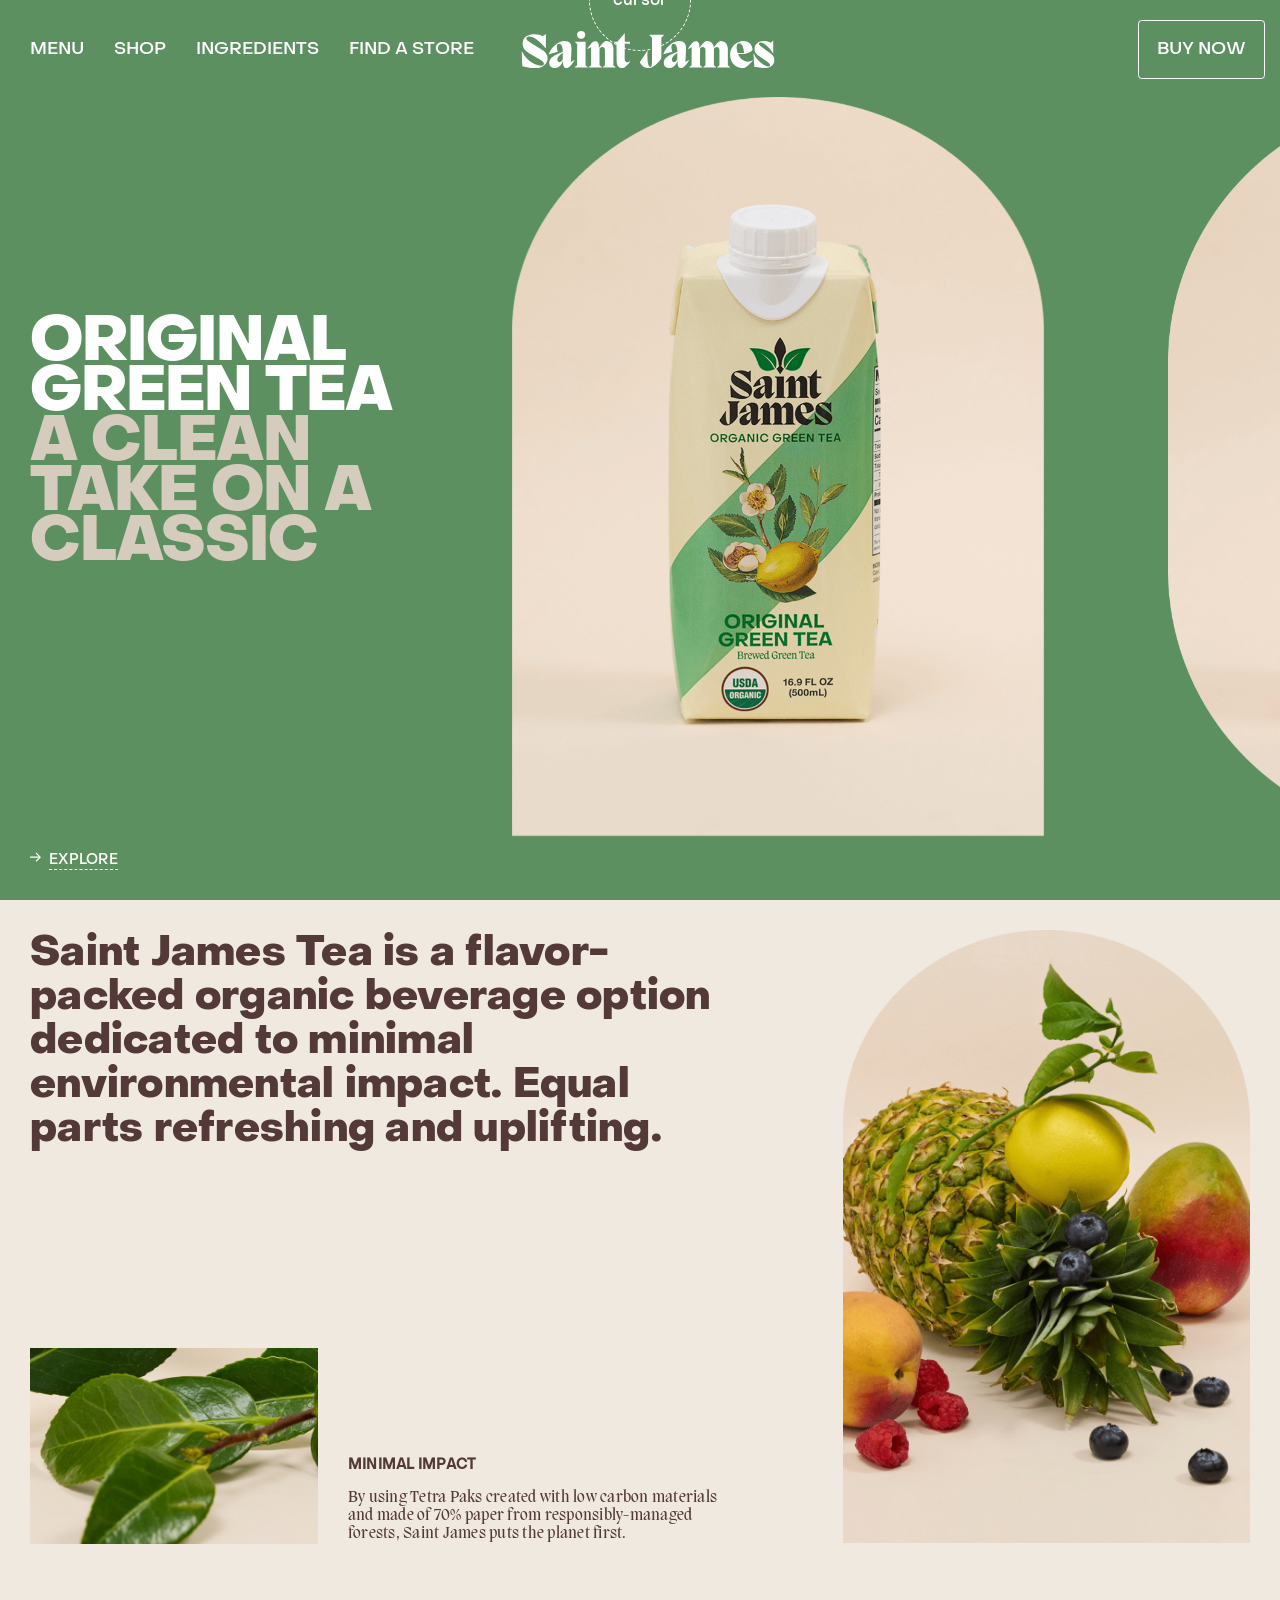
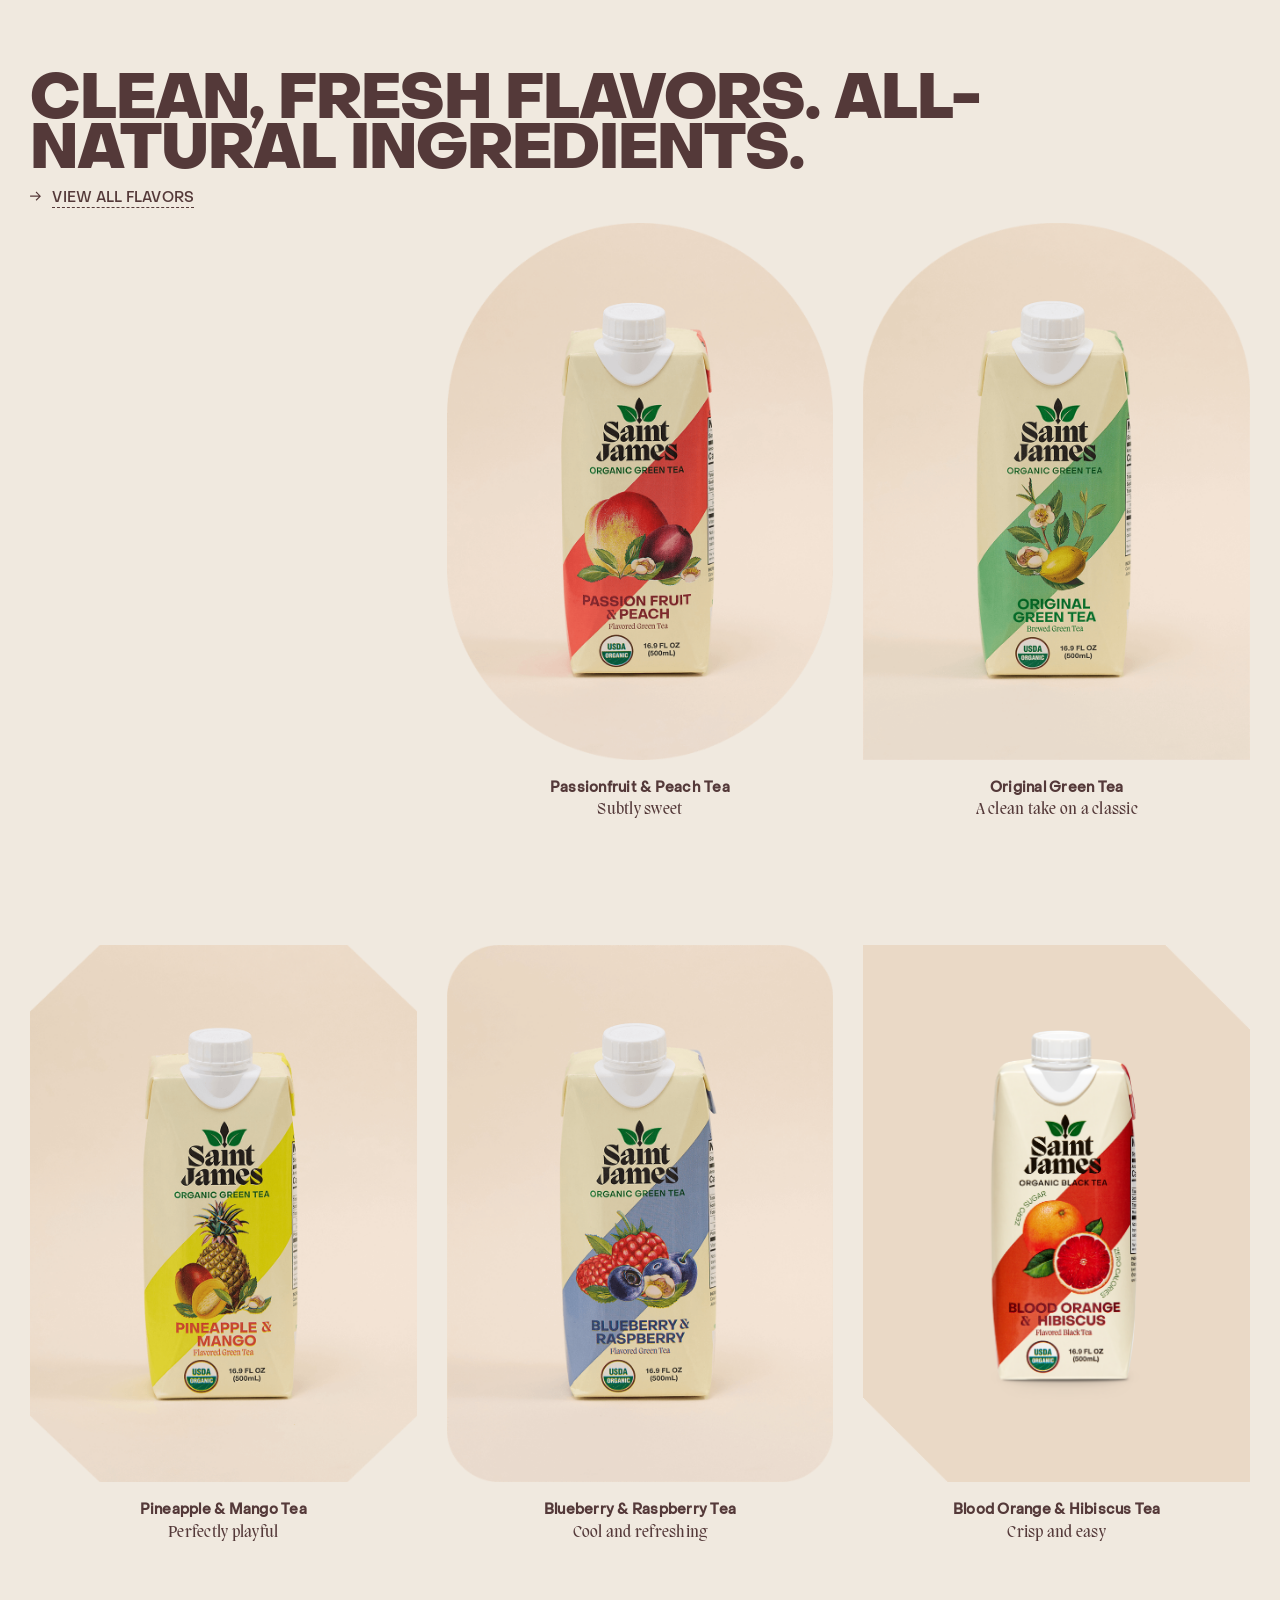
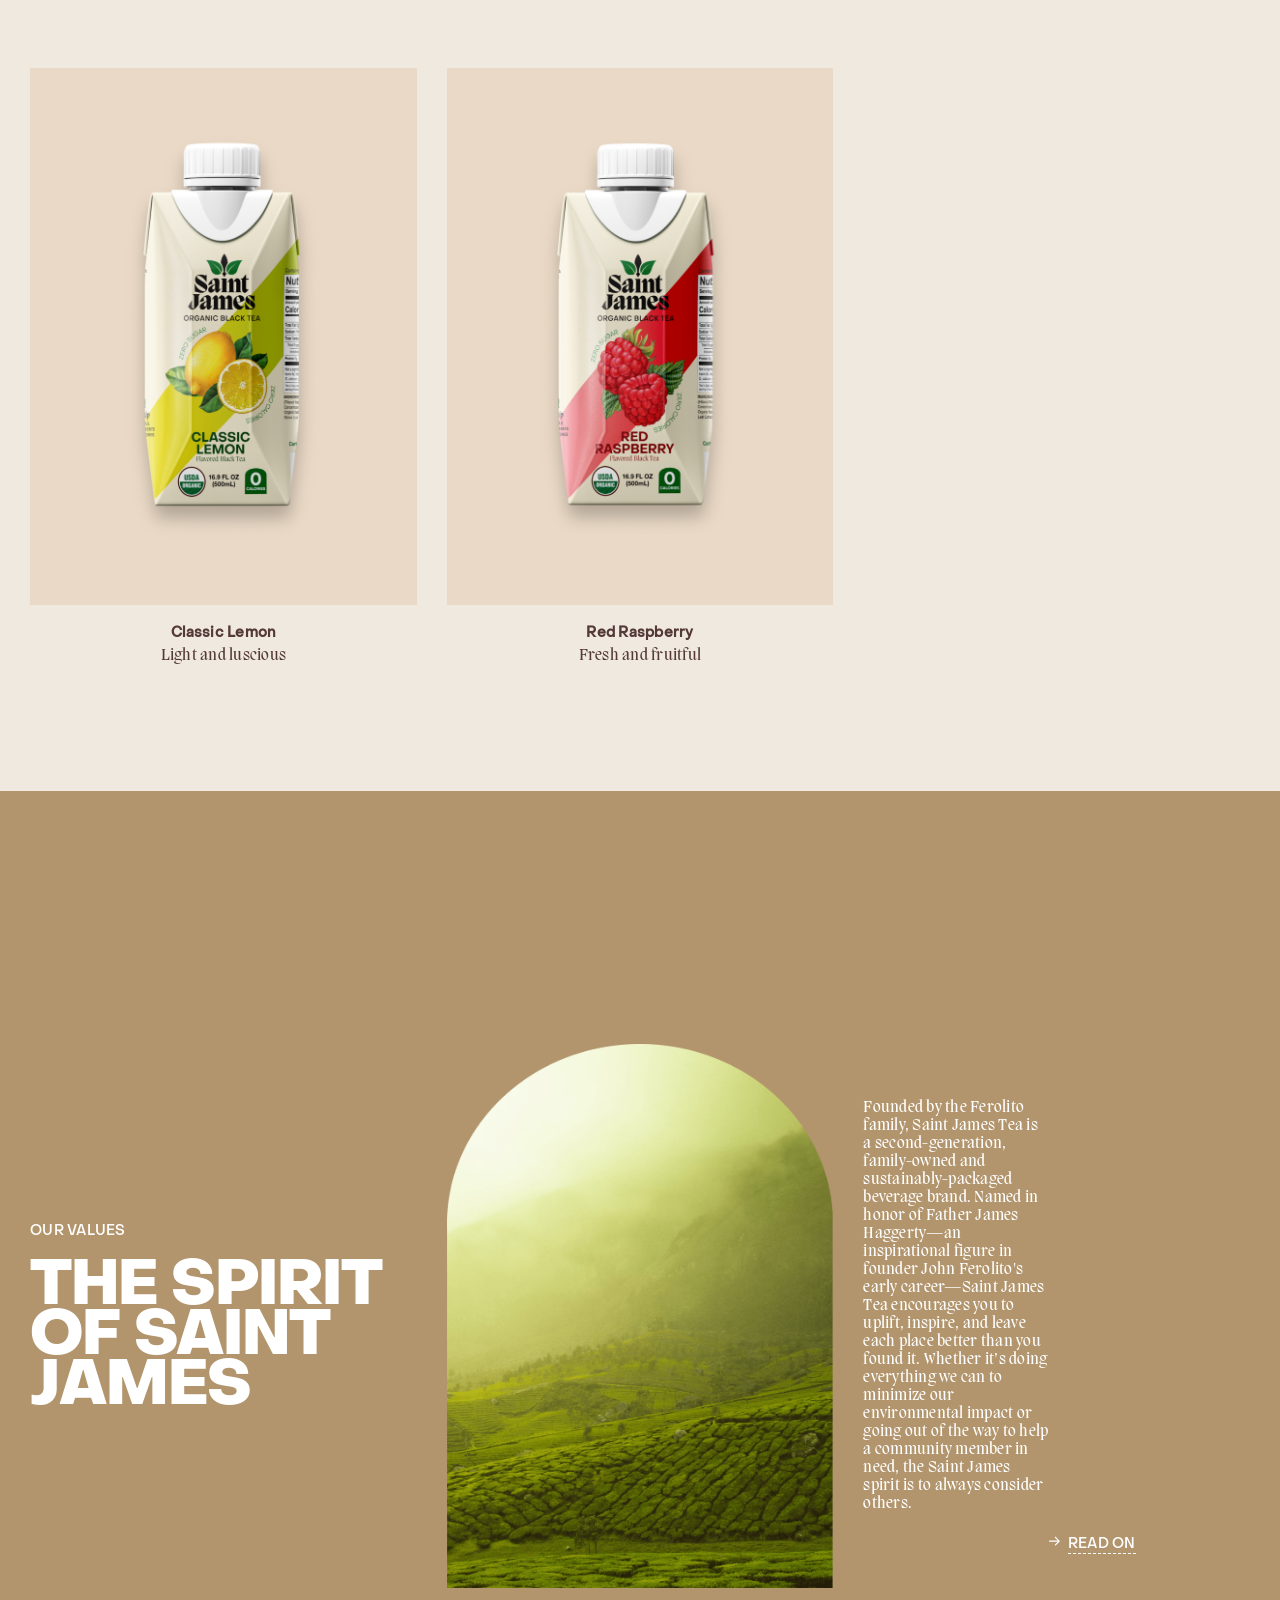
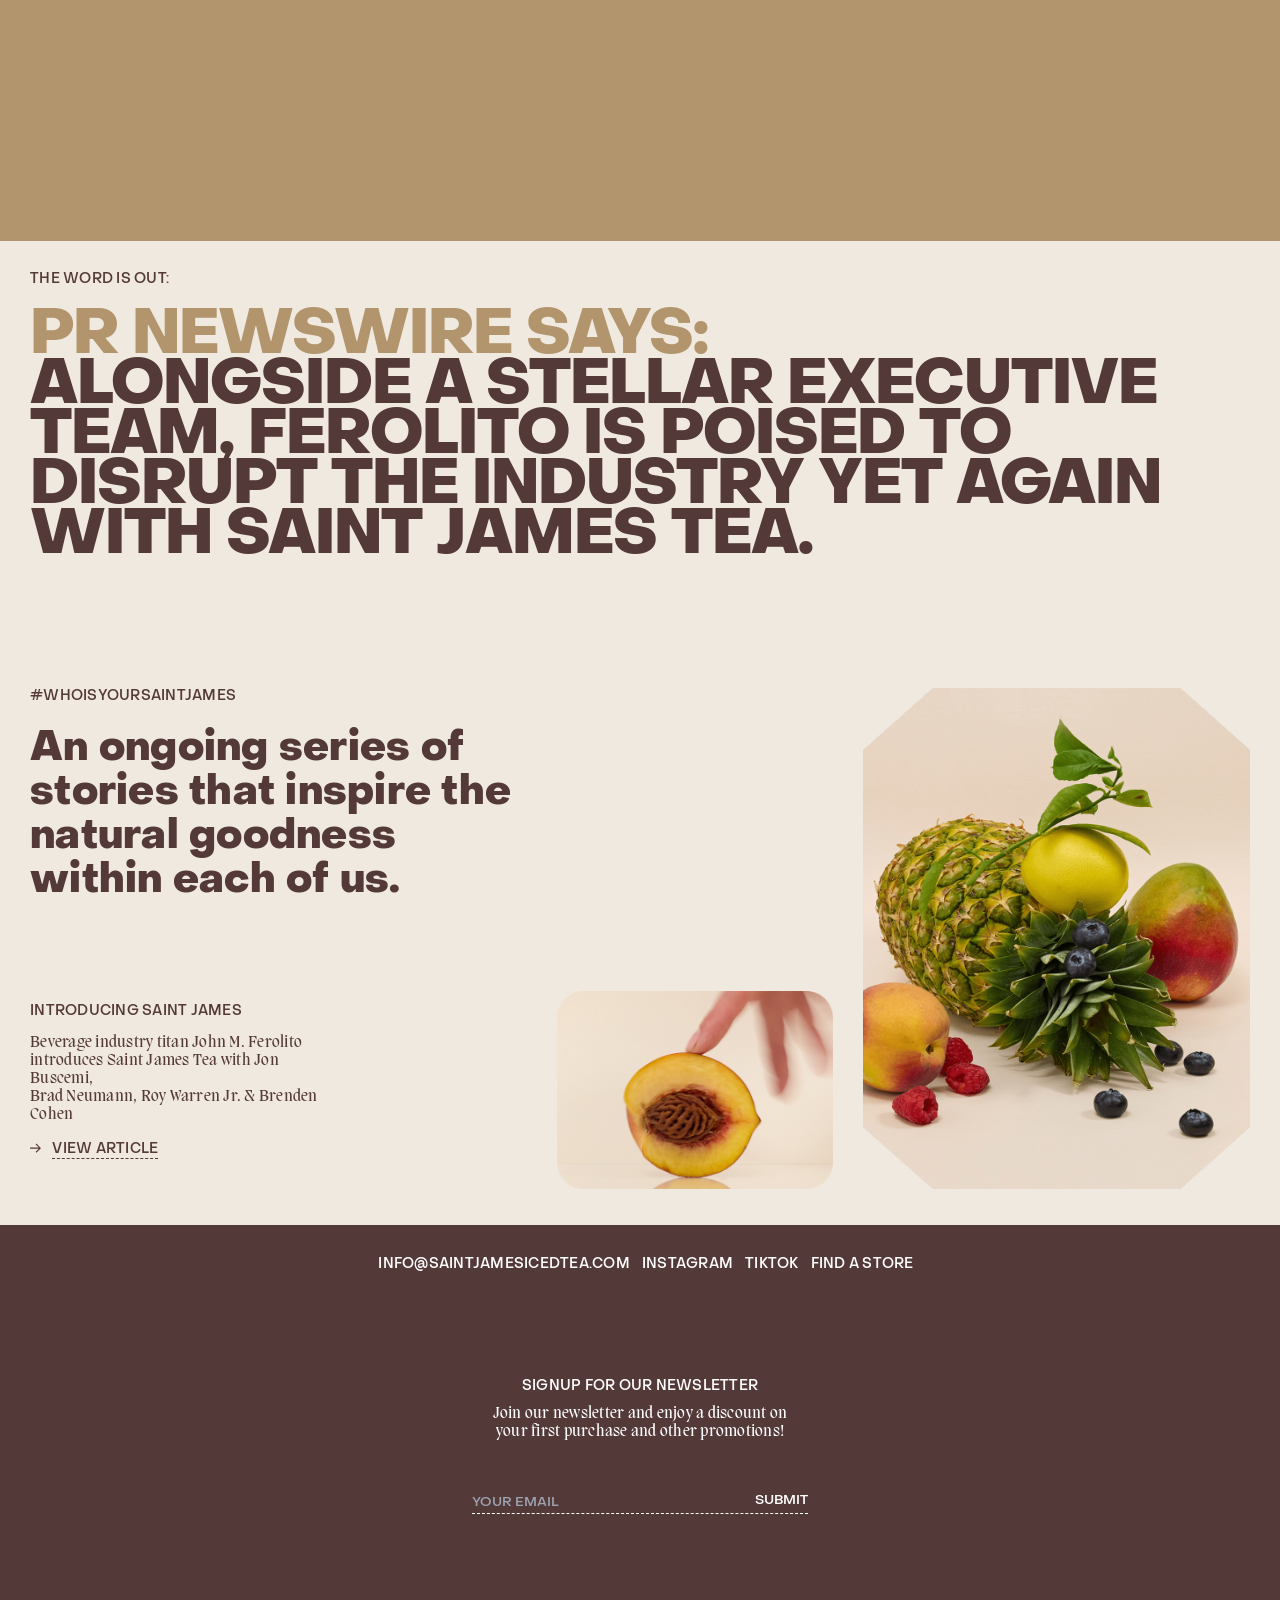
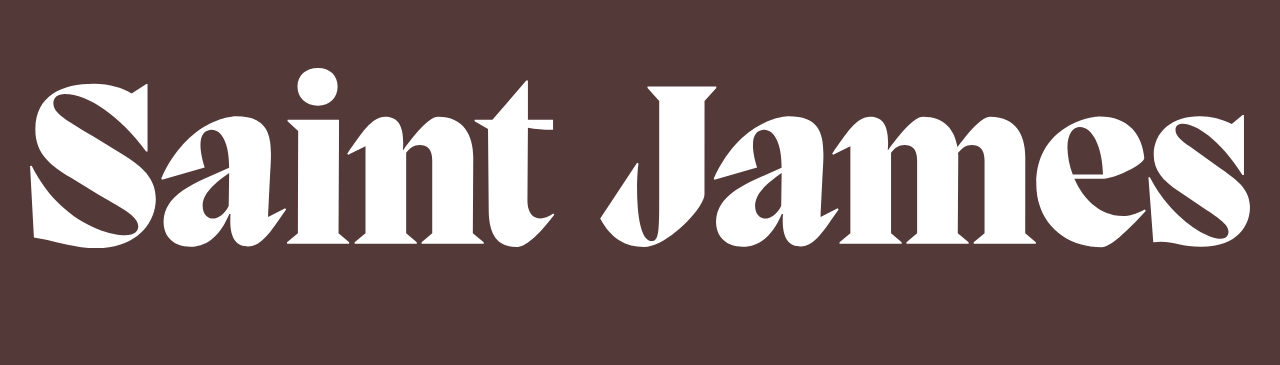
<file: index.html>
<!DOCTYPE html>
<html lang="en">
<head>
    <meta charset="UTF-8">
    <meta name="viewport" content="width=device-width, initial-scale=1.0">
    <title>Document</title>
    <!-- swiper CSS CDN -->
    <link
    rel="stylesheet"
    href="https://cdn.jsdelivr.net/npm/swiper@10/swiper-bundle.min.css"
    />

      <link rel="stylesheet" href="./style.css">
    <!-- swiper JS CDN -->
    <script src="https://cdn.jsdelivr.net/npm/swiper@10/swiper-bundle.min.js"></script>
    <!-- fontawesome -->
    <!-- <script src="https://kit.fontawesome.com/9cc3a35e4e.js" crossorigin="anonymous"></script> -->
    <link rel="stylesheet" href="https://fonts.googleapis.com/css2?family=Material+Symbols+Outlined:opsz,wght,FILL,GRAD@48,400,0,0" />
</head>
<body>

    <header>
        <ul class="flex header_none">
            <li>
                <ul>
                    <li>
                        <a href="#">
                            <h4>MENU</h4>
                        </a>
                    </li>
                    <li>
                        <a href="https://saintjamesicedtea.com/shop">
                            <h4>SHOP</h4>
                        </a>
                    </li>
                    <li>
                        <a href="https://saintjamesicedtea.com/ingredients">
                            <h4>INGREDIENTS</h4>
                        </a>
                    </li>
                    <li>
                        <a href="https://saintjamesicedtea.com/find-a-store">
                            <h4>FIND A STORE</h4>
                        </a>
                    </li>
                </ul>
            </li>
            <li>
            <a href="" class="absolute">
                <div class="logo">
                    <svg xmlns="http://www.w3.org/2000/svg" viewBox="0 0 203 30">
                    <path d="M15.0903 14.1709C18.8151 16.3826 20.9265 18.4711 20.9265 21.7538C20.9265 25.896 17.6247 30.0003 10.9802 30.0003C7.25537 30.0003 4.10699 28.7365 0.642203 28.2215L0 16.3036L0.269409 16.2625C4.91523 25.558 12.8629 27.8423 15.7795 27.8423C17.5087 27.8423 18.0069 27.0682 18.0069 26.332C18.0069 24.588 14.8585 23.1188 11.212 20.9608L6.75727 18.212C3.53371 16.2752 0.80511 14.3005 0.883428 10.0793C0.958613 4.58166 5.29743 2.60693 10.6356 2.60693C13.3234 2.60693 15.4725 3.34311 16.901 4.2341L19.3571 2.68276H19.5513V13.9024H19.3195C14.9807 8.0161 9.6425 4.33521 5.80492 4.33521C4.53617 4.33521 3.88457 4.96712 3.88457 5.84548C3.88457 7.47265 5.7642 8.51846 10.4883 11.3463L15.0903 14.1709Z" fill="#fff"></path><path d="M33.0593 22.9636L33.1345 17.4628C29.9485 19.6745 28.7205 21.2543 28.7205 22.9226C28.7205 24.5023 29.7167 25.0553 30.409 25.0553C31.1765 25.0553 32.2886 24.4739 33.0593 22.9636ZM42.4574 23.3491L42.6109 23.545C40.2677 26.8752 38.6543 29.6998 36.2734 29.6998C34.469 29.6998 33.0499 28.5782 33.3569 24.278H33.1658C31.9127 27.1437 30.055 29.7409 26.6372 29.7409C24.0277 29.7409 22.2201 28.1895 22.2201 25.5955C22.2201 21.9557 25.6661 19.981 28.9022 18.4707L33.1251 16.6129C33.1658 12.6603 31.9346 10.1832 30.0926 10.2938C28.5262 10.4486 27.6741 12.0758 29.0557 16.5655L21.9538 18.5813L21.8379 18.3854C26.3678 8.4739 33.6639 8.04736 34.2779 8.04736C40.3836 8.04736 40.3053 12.0758 39.9607 17.3807L39.6161 24.2338V24.8151L42.4574 23.3491Z" fill="#fff"></path><path d="M44.5011 3.09636C44.5011 1.23854 45.8858 0 47.9189 0C49.8769 0 51.1832 1.23854 51.1832 3.09636C51.1832 4.95418 49.8769 6.27171 47.9189 6.27171C45.8858 6.27171 44.5011 5.00789 44.5011 3.09636ZM44.6171 10.4929L42.8502 8.86572V8.62559H51.415V10.4834L51.3367 27.485L53.1036 28.9953V29.2259H42.7656V28.9953L44.5701 27.485L44.6171 10.4929Z" fill="#fff"></path><path d="M73.6811 27.4946L75.4981 29.0049V29.2356H65.1602V29.0049L66.927 27.4946V15.3335C66.927 13.3967 66.006 12.8059 64.8531 12.8059C63.8569 12.8059 63.127 13.3493 62.5882 14.1234V27.4852L64.355 28.9954V29.2261H54.0171V28.9954L55.8215 27.4852V13.0112L52.9426 14.4425L52.7891 14.2498C55.1292 10.9575 56.7801 8.12971 59.1234 8.12971C60.9655 8.12971 62.3877 9.25451 62.0431 13.6684H62.0807C64.6527 10.1076 66.6482 8.0918 67.8794 8.0918C72.1398 8.0918 73.7532 11.1503 73.7532 14.8691L73.6811 27.4946Z" fill="#fff"></path><path d="M87.2369 24.4233C84.3956 28.1421 82.3593 29.7945 80.9715 29.7945C77.9014 29.7945 76.3633 27.9367 76.3257 23.6776L76.2098 10.161L73.9824 8.84348V8.62547H76.9397L82.5786 2.08203H82.848V8.62547H87.0333V10.2906C85.6305 10.3078 84.2292 10.1914 82.848 9.94301L82.7697 22.0252C82.7697 24.0378 83.6155 25.0457 84.9626 25.0457C85.5891 25.0457 86.2157 24.8119 87.0741 24.2305L87.2369 24.4233Z" fill="#fff"></path><path d="M112.232 21.0267C112.232 23.311 105.967 29.7787 102.17 29.7787C99.175 29.7787 96.7566 28.5401 94.877 25.0551L101.02 15.7597L101.249 15.8766C100.788 19.2068 100.751 28.8087 103.442 28.8087C104.67 28.8087 104.695 27.0678 104.695 21.1025V5.49746L102.753 3.33V3.09619H114.196V3.33L112.238 5.49746L112.232 21.0267Z" fill="#fff"></path><path d="M124.995 22.9636L125.07 17.4628C121.884 19.6745 120.656 21.2543 120.656 22.9226C120.656 24.5023 121.655 25.0553 122.345 25.0553C123.112 25.0553 124.224 24.4739 124.995 22.9636ZM134.393 23.3491L134.546 23.545C132.203 26.8752 130.59 29.6998 128.209 29.6998C126.405 29.6998 124.985 28.5782 125.292 24.278H125.101C123.833 27.1437 121.991 29.7409 118.573 29.7409C115.963 29.7409 114.156 28.1895 114.156 25.5955C114.156 21.9557 117.602 19.981 120.838 18.4707L125.061 16.6129C125.101 12.6603 123.87 10.1832 122.028 10.2938C120.462 10.4486 119.61 12.0758 120.991 16.5655L113.889 18.5813L113.773 18.3854C118.303 8.4739 125.599 8.04736 126.213 8.04736C132.319 8.04736 132.241 12.0758 131.896 17.3807L131.552 24.2338V24.8151L134.393 23.3491Z" fill="#fff"></path><path d="M165.603 27.4946L167.369 29.0049V29.2356H157.031V29.0049L158.836 27.4946V15.3335C158.836 13.3967 157.877 12.8059 156.724 12.8059C155.725 12.8059 154.995 13.3872 154.419 14.1613C154.453 14.3924 154.466 14.6261 154.459 14.8596L154.381 27.4978L156.186 29.0081V29.2387H145.848V29.0081L147.615 27.4978V15.3335C147.615 13.3967 146.693 12.8059 145.541 12.8059C144.544 12.8059 143.815 13.3493 143.276 14.1234V27.4852L145.043 28.9954V29.2261H134.705V28.9954L136.509 27.4852V13.0112L133.63 14.4425L133.477 14.2498C135.817 10.9575 137.468 8.12971 139.811 8.12971C141.653 8.12971 143.075 9.25451 142.731 13.6684H142.768C145.34 10.1076 147.336 8.0918 148.567 8.0918C152.176 8.0918 153.864 10.2624 154.325 13.166C156.706 9.94962 158.585 8.0918 159.738 8.0918C164.039 8.0918 165.612 11.1503 165.612 14.8691L165.603 27.4946Z" fill="#fff"></path><path d="M172.629 13.2828C172.662 14.8075 172.961 16.3145 173.512 17.7346H178.543C178.465 13.2417 176.814 9.8357 174.703 9.8357C173.591 9.8357 172.629 10.9573 172.629 13.2828ZM185.683 23.7377C182.422 27.3396 179.655 29.8167 178.349 29.8167C172.206 29.8167 167.447 25.7883 167.447 19.2449C167.447 10.0663 175.815 8.05371 177.967 8.05371C182.804 8.05371 185.106 11.1122 185.417 14.9858C185.417 16.0695 180.307 18.4329 178.697 18.4329H173.782C175.201 21.684 177.929 24.6287 181.883 24.6287C182.957 24.6287 183.957 24.357 185.492 23.545L185.683 23.7377Z" fill="#fff"></path><path d="M197.931 16.6126C200.657 18.5084 203 20.0882 203 23.194C203 25.9049 201.196 29.7406 194.821 29.7406C191.253 29.7406 189.677 28.54 186.914 29.0044L186.105 18.1987H186.337C189.486 24.3567 195.322 28.4231 198.201 28.4231C198.852 28.4231 199.429 28.0755 199.429 27.2224C199.429 26.3694 198.699 25.5194 195.704 23.5826L191.212 20.5621C188.449 18.7422 186.989 16.9981 186.989 14.442C186.989 10.5716 190.1 8.01549 194.592 8.01549C196.465 7.99111 198.314 8.4443 199.968 9.33302L201.772 7.82275H202.001V17.788H201.747C198.022 11.7848 193.837 9.2572 191.879 9.2572C191.149 9.2572 190.61 9.491 190.61 10.303C190.61 11.194 191.456 12.006 193.069 13.0897L197.931 16.6126Z" fill="#fff"></path></svg>
                </div>
            </a>

            </li>
            <li class="hd-btn">
                <a href="https://www.amazon.com/Saint-James-Iced-Tea-Organic/dp/B09JL9LFYY/ref=sr_1_1_sspa">
                    <h4>BUY NOW</h4>
                </a>
            </li>
        </ul>
        <ul class="flex mobile">
            <li>
            <a href="" class="">
                <div class="logo">
                    <svg xmlns="http://www.w3.org/2000/svg" viewBox="0 0 203 30">
                    <path d="M15.0903 14.1709C18.8151 16.3826 20.9265 18.4711 20.9265 21.7538C20.9265 25.896 17.6247 30.0003 10.9802 30.0003C7.25537 30.0003 4.10699 28.7365 0.642203 28.2215L0 16.3036L0.269409 16.2625C4.91523 25.558 12.8629 27.8423 15.7795 27.8423C17.5087 27.8423 18.0069 27.0682 18.0069 26.332C18.0069 24.588 14.8585 23.1188 11.212 20.9608L6.75727 18.212C3.53371 16.2752 0.80511 14.3005 0.883428 10.0793C0.958613 4.58166 5.29743 2.60693 10.6356 2.60693C13.3234 2.60693 15.4725 3.34311 16.901 4.2341L19.3571 2.68276H19.5513V13.9024H19.3195C14.9807 8.0161 9.6425 4.33521 5.80492 4.33521C4.53617 4.33521 3.88457 4.96712 3.88457 5.84548C3.88457 7.47265 5.7642 8.51846 10.4883 11.3463L15.0903 14.1709Z" fill="#fff"></path><path d="M33.0593 22.9636L33.1345 17.4628C29.9485 19.6745 28.7205 21.2543 28.7205 22.9226C28.7205 24.5023 29.7167 25.0553 30.409 25.0553C31.1765 25.0553 32.2886 24.4739 33.0593 22.9636ZM42.4574 23.3491L42.6109 23.545C40.2677 26.8752 38.6543 29.6998 36.2734 29.6998C34.469 29.6998 33.0499 28.5782 33.3569 24.278H33.1658C31.9127 27.1437 30.055 29.7409 26.6372 29.7409C24.0277 29.7409 22.2201 28.1895 22.2201 25.5955C22.2201 21.9557 25.6661 19.981 28.9022 18.4707L33.1251 16.6129C33.1658 12.6603 31.9346 10.1832 30.0926 10.2938C28.5262 10.4486 27.6741 12.0758 29.0557 16.5655L21.9538 18.5813L21.8379 18.3854C26.3678 8.4739 33.6639 8.04736 34.2779 8.04736C40.3836 8.04736 40.3053 12.0758 39.9607 17.3807L39.6161 24.2338V24.8151L42.4574 23.3491Z" fill="#fff"></path><path d="M44.5011 3.09636C44.5011 1.23854 45.8858 0 47.9189 0C49.8769 0 51.1832 1.23854 51.1832 3.09636C51.1832 4.95418 49.8769 6.27171 47.9189 6.27171C45.8858 6.27171 44.5011 5.00789 44.5011 3.09636ZM44.6171 10.4929L42.8502 8.86572V8.62559H51.415V10.4834L51.3367 27.485L53.1036 28.9953V29.2259H42.7656V28.9953L44.5701 27.485L44.6171 10.4929Z" fill="#fff"></path><path d="M73.6811 27.4946L75.4981 29.0049V29.2356H65.1602V29.0049L66.927 27.4946V15.3335C66.927 13.3967 66.006 12.8059 64.8531 12.8059C63.8569 12.8059 63.127 13.3493 62.5882 14.1234V27.4852L64.355 28.9954V29.2261H54.0171V28.9954L55.8215 27.4852V13.0112L52.9426 14.4425L52.7891 14.2498C55.1292 10.9575 56.7801 8.12971 59.1234 8.12971C60.9655 8.12971 62.3877 9.25451 62.0431 13.6684H62.0807C64.6527 10.1076 66.6482 8.0918 67.8794 8.0918C72.1398 8.0918 73.7532 11.1503 73.7532 14.8691L73.6811 27.4946Z" fill="#fff"></path><path d="M87.2369 24.4233C84.3956 28.1421 82.3593 29.7945 80.9715 29.7945C77.9014 29.7945 76.3633 27.9367 76.3257 23.6776L76.2098 10.161L73.9824 8.84348V8.62547H76.9397L82.5786 2.08203H82.848V8.62547H87.0333V10.2906C85.6305 10.3078 84.2292 10.1914 82.848 9.94301L82.7697 22.0252C82.7697 24.0378 83.6155 25.0457 84.9626 25.0457C85.5891 25.0457 86.2157 24.8119 87.0741 24.2305L87.2369 24.4233Z" fill="#fff"></path><path d="M112.232 21.0267C112.232 23.311 105.967 29.7787 102.17 29.7787C99.175 29.7787 96.7566 28.5401 94.877 25.0551L101.02 15.7597L101.249 15.8766C100.788 19.2068 100.751 28.8087 103.442 28.8087C104.67 28.8087 104.695 27.0678 104.695 21.1025V5.49746L102.753 3.33V3.09619H114.196V3.33L112.238 5.49746L112.232 21.0267Z" fill="#fff"></path><path d="M124.995 22.9636L125.07 17.4628C121.884 19.6745 120.656 21.2543 120.656 22.9226C120.656 24.5023 121.655 25.0553 122.345 25.0553C123.112 25.0553 124.224 24.4739 124.995 22.9636ZM134.393 23.3491L134.546 23.545C132.203 26.8752 130.59 29.6998 128.209 29.6998C126.405 29.6998 124.985 28.5782 125.292 24.278H125.101C123.833 27.1437 121.991 29.7409 118.573 29.7409C115.963 29.7409 114.156 28.1895 114.156 25.5955C114.156 21.9557 117.602 19.981 120.838 18.4707L125.061 16.6129C125.101 12.6603 123.87 10.1832 122.028 10.2938C120.462 10.4486 119.61 12.0758 120.991 16.5655L113.889 18.5813L113.773 18.3854C118.303 8.4739 125.599 8.04736 126.213 8.04736C132.319 8.04736 132.241 12.0758 131.896 17.3807L131.552 24.2338V24.8151L134.393 23.3491Z" fill="#fff"></path><path d="M165.603 27.4946L167.369 29.0049V29.2356H157.031V29.0049L158.836 27.4946V15.3335C158.836 13.3967 157.877 12.8059 156.724 12.8059C155.725 12.8059 154.995 13.3872 154.419 14.1613C154.453 14.3924 154.466 14.6261 154.459 14.8596L154.381 27.4978L156.186 29.0081V29.2387H145.848V29.0081L147.615 27.4978V15.3335C147.615 13.3967 146.693 12.8059 145.541 12.8059C144.544 12.8059 143.815 13.3493 143.276 14.1234V27.4852L145.043 28.9954V29.2261H134.705V28.9954L136.509 27.4852V13.0112L133.63 14.4425L133.477 14.2498C135.817 10.9575 137.468 8.12971 139.811 8.12971C141.653 8.12971 143.075 9.25451 142.731 13.6684H142.768C145.34 10.1076 147.336 8.0918 148.567 8.0918C152.176 8.0918 153.864 10.2624 154.325 13.166C156.706 9.94962 158.585 8.0918 159.738 8.0918C164.039 8.0918 165.612 11.1503 165.612 14.8691L165.603 27.4946Z" fill="#fff"></path><path d="M172.629 13.2828C172.662 14.8075 172.961 16.3145 173.512 17.7346H178.543C178.465 13.2417 176.814 9.8357 174.703 9.8357C173.591 9.8357 172.629 10.9573 172.629 13.2828ZM185.683 23.7377C182.422 27.3396 179.655 29.8167 178.349 29.8167C172.206 29.8167 167.447 25.7883 167.447 19.2449C167.447 10.0663 175.815 8.05371 177.967 8.05371C182.804 8.05371 185.106 11.1122 185.417 14.9858C185.417 16.0695 180.307 18.4329 178.697 18.4329H173.782C175.201 21.684 177.929 24.6287 181.883 24.6287C182.957 24.6287 183.957 24.357 185.492 23.545L185.683 23.7377Z" fill="#fff"></path><path d="M197.931 16.6126C200.657 18.5084 203 20.0882 203 23.194C203 25.9049 201.196 29.7406 194.821 29.7406C191.253 29.7406 189.677 28.54 186.914 29.0044L186.105 18.1987H186.337C189.486 24.3567 195.322 28.4231 198.201 28.4231C198.852 28.4231 199.429 28.0755 199.429 27.2224C199.429 26.3694 198.699 25.5194 195.704 23.5826L191.212 20.5621C188.449 18.7422 186.989 16.9981 186.989 14.442C186.989 10.5716 190.1 8.01549 194.592 8.01549C196.465 7.99111 198.314 8.4443 199.968 9.33302L201.772 7.82275H202.001V17.788H201.747C198.022 11.7848 193.837 9.2572 191.879 9.2572C191.149 9.2572 190.61 9.491 190.61 10.303C190.61 11.194 191.456 12.006 193.069 13.0897L197.931 16.6126Z" fill="#fff"></path></svg>
                </div>
            </a>

            </li>
            <li class="">
                <span class="hamburger">
                    <svg xmlns="http://www.w3.org/2000/svg" viewBox="0 0 19 10" aria-labelledby="hamburger-" class="icon"><title id="hamburger-">Hamburger</title><line x1="18.2002" y1="1" x2="0.000196369" y2="0.999998" stroke="#fff" stroke-width="2"></line><line x1="18.2002" y1="9" x2="0.000196369" y2="9" stroke="#fff" stroke-width="2"></line></svg>
                </span>
            </li>
        </ul>
    </header>


    <div class="cursor">
        <div class="cursor-content">
            cursor
        </div>
    </div>


    <main class="main1 grid grid2">
        <div class="sentences">
            <div></div>
            <div class="visible">
                <h1 class="white"></h1>
                <h1 class="brown"></h1>
            </div>
            <div class="explore">
                <a href="https://saintjamesicedtea.com/shop/original-green-tea">
                    <div class="w-11">
                        <svg viewBox="0 0 15 14">
                            <path fill-rule="evenodd" clip-rule="evenodd" d="M12.0644 7.75H0.125V6.25H12.0644L7.71973 1.90533L8.78039 0.844666L14.9357 7L8.78039 13.1553L7.71973 12.0947L12.0644 7.75Z" fill="#fff"></path>
                        </svg>
                    </div>
                    <span>explore</span>
                </a>
            </div>
        </div>

            <div class="swiper swiper3">

                    <div class="swiper-wrapper">
                        <div class="swiper-slide">
                            <img src="./img/Green tea packaging.png" alt="" sizes="(min-width: 940px) 50vw, 100vw" />
                        </div>
                        <div class="swiper-slide"><img src="./img/Passionfruit & Peach Tea packaging.png" alt="" sizes="(min-width: 940px) 50vw, 100vw" /></div>
                        <div class="swiper-slide"><img src="./img/Pineapple & Mango packaging.png" alt="" sizes="(min-width: 940px) 50vw, 100vw" /></div>
                        <div class="swiper-slide"><img src="./img/Blueberry & Raspberry packaging.png" alt="" sizes="(min-width: 940px) 50vw, 100vw" /></div>
                        <div class="swiper-slide"><img src="./img/6f111ee96c01a436f6e3be2da3af301da516b4a8-800x1111.png" alt="" sizes="(min-width: 940px) 50vw, 100vw" /></div>
                    </div>
                    <div class="swiper-button-next"></div>
            </div>
            
        <div class="mobile_main grid2">
            <div class="sentences show">
                <div></div>
                <div class="visible">
                    <h1 class="white"></h1>
                    <h1 class="brown"></h1>
                </div>
                <div class="explore">
                    <a href="#">
                        <div class="w-11">
                            <svg viewBox="0 0 15 14">
                                <path fill-rule="evenodd" clip-rule="evenodd" d="M12.0644 7.75H0.125V6.25H12.0644L7.71973 1.90533L8.78039 0.844666L14.9357 7L8.78039 13.1553L7.71973 12.0947L12.0644 7.75Z" fill="#fff"></path>
                            </svg>
                        </div>
                        <span>explore</span>
                    </a>
                </div>
            </div>
        </div>

    </main>

    <section class="main2 grid grid2 txt-brown">
        <!-- 줄어들었을 때 설정 -->
        <div class="grid-le none">
            <h2 class="main2-tit">Saint James Tea is a flavor-packed organic beverage option dedicated to minimal environmental impact. Equal parts refreshing and uplifting.
            </h2>   
        </div>  
        <div class="fruit-round none">
            <img src="./img/39552b5becb308fe63684a4aff2bae924eee95e5-880x1326.png" alt="" sizes="(min-width: 940px) 50vw, 100vw">
        </div>
        <div class="grid grid2 grid-leaf none">
            <div class="grid-le">
                <img src="./img/leaf.png" alt="" sizes="(min-width: 940px) 50vw, 100vw">
            </div>
            <div class="grid-ri">
                <h4>MINIMAL IMPACT</h4>
                <p>
                    By using Tetra Paks created with low carbon materials and made of 70% paper from responsibly-managed forests, Saint James puts the planet first.
                </p>
            </div>
        </div>
        <!-- 웹페이지 전체 화면일 때 설정 -->
        <div class="grid-le flex-c fy-tween">
            <h2 class="main2-tit">Saint James Tea is a flavor-packed organic beverage option dedicated to minimal environmental impact. Equal parts refreshing and uplifting.
            </h2>
            <div class="grid grid-leaf">
                <div class="grid-le">
                    <img src="./img/leaf.png" alt="" sizes="(min-width: 940px) 50vw, 100vw">
                </div>
                <div class="grid-ri">
                    <h4>MINIMAL IMPACT</h4>
                    <p>
                        By using Tetra Paks created with low carbon materials and made of 70% paper from responsibly-managed forests, Saint James puts the planet first.
                    </p>
                </div>
            </div>
        </div>

        <div class="fruit-round whole">
            <img src="./img/39552b5becb308fe63684a4aff2bae924eee95e5-880x1326.png" alt="" sizes="(min-width: 940px) 50vw, 100vw">
        </div>
    </section>

    <section class="main3 txt-brown">
        <h1>CLEAN, FRESH FLAVORS. ALL-NATURAL INGREDIENTS.</h1>
        <a class="pt-1-6 d-b" href="https://saintjamesicedtea.com/shop">
            <div class="w-11 inline-b">
                <svg viewBox="0 0 15 14">
                    <path fill-rule="evenodd" clip-rule="evenodd" d="M12.0644 7.75H0.125V6.25H12.0644L7.71973 1.90533L8.78039 0.844666L14.9357 7L8.78039 13.1553L7.71973 12.0947L12.0644 7.75Z" fill="#543939"></path>
                </svg>
            </div>
            <span class="arrow-ri uppercase">view all flavors</span>
        </a>
        <div class="grid grid-p">
            <div class="inner"></div>
            <div class="inner start2">
                <div class="blur">
                    <img src="./img/Passionfruit & Peach Tea packaging.png" alt="" sizes="(min-width: 940px) 50vw, 100vw">
                    <p>explore</p>
                </div>
                <div class="p-txt">
                    <h4>Passionfruit & Peach Tea</h4>
                    <p>Subtly sweet</p>
                </div>
            </div>
            <div class="inner">
                <div class="blur">
                    <img src="./img/Green tea packaging.png" alt="" sizes="(min-width: 940px) 50vw, 100vw">
                    <p>explore</p>
                </div>
                <div class="p-txt">
                    <h4>Original Green Tea</h4>
                    <p>A clean take on a classic</p>
                </div>
            </div>
            <div class="inner start2">
                <div class="blur">
                    <img src="./img/Pineapple & Mango packaging.png" alt="" sizes="(min-width: 940px) 50vw, 100vw">
                    <p>explore</p>
                </div>
                <div class="p-txt">
                    <h4>Pineapple & Mango Tea</h4>
                    <p>Perfectly playful</p>
                </div>
            </div>
            <div class="inner">
                <div class="blur">
                    <img src="./img/Blueberry & Raspberry packaging.png" alt="" sizes="(min-width: 940px) 50vw, 100vw">
                    <p>explore</p>
                </div>
                <div class="p-txt">
                    <h4>Blueberry & Raspberry Tea</h4>
                    <p>Cool and refreshing</p></div>
                </div>
            <div class="inner start2">
                <div class="blur">
                    <img src="./img/6f111ee96c01a436f6e3be2da3af301da516b4a8-800x1111.png" alt="" sizes="(min-width: 940px) 50vw, 100vw">
                    <p>explore</p>
                </div>
                <div class="p-txt">
                    <h4>Blood Orange & Hibiscus Tea</h4>
                    <p>Crisp and easy</p>
                </div>
            </div>
            <div class="inner">
                <div class="blur">
                    <img src="./img/lemon.png" alt="" sizes="(min-width: 940px) 50vw, 100vw">
                    <p>explore</p>
                </div>
                <div class="p-txt">
                    <h4>Classic Lemon</h4>
                    <p>Light and luscious</p></div>
                </div>
            <div class="inner start2">
                <div class="blur">
                    <img src="./img/strawberry.png" alt="" sizes="(min-width: 940px) 50vw, 100vw">
                    <p>explore</p>
                </div>
                <div class="p-txt">
                    <h4>Red Raspberry</h4>
                    <p>Fresh and fruitful</p>
                </div>
            </div>
        </div>
    </section>

    <section class="main4 grid">
        <div class="inner">
            <div class="flex-c">
            <h4 class="pd-2r uppercase">our values</h4>
            <h1>the spirit of saint james</h1>
        </div>
        </div>
        <div class="inner">
            <img src="./img/farm.png" alt="" sizes="(min-width: 940px) 50vw, 100vw">
        </div>
        <div class="inner split-c">
            <p>
                Founded by the Ferolito family, Saint James Tea is a second-generation, family-owned and sustainably-packaged beverage brand. Named in honor of Father James Haggerty—an inspirational figure in founder John Ferolito's early career—Saint James Tea encourages you to uplift, inspire, and leave each place better than you found it. Whether it’s doing everything we can to minimize our environmental impact or going out of the way to help a community member in need, the Saint James spirit is to always consider others.
            </p>

            <div class="grid-ri">
            <a href="https://saintjamesicedtea.com/blog/introducing-saint-james">
                <div class="w-11 inline-b">
                    <svg viewBox="0 0 15 14">
                        <path fill-rule="evenodd" clip-rule="evenodd" d="M12.0644 7.75H0.125V6.25H12.0644L7.71973 1.90533L8.78039 0.844666L14.9357 7L8.78039 13.1553L7.71973 12.0947L12.0644 7.75Z" fill="#fff"></path>
                    </svg>
                </div>
                <span class="arrow-ri uppercase white">read on</span>
            </a>
            </div>
        </div>
        </section>
    </div>

    <section class="main5 txt-brown">
        <div class="inner">
            <h4 class="uppercase">The word is out:</h4>
            <h1 class="txt-gold">PR NEWSWIRE SAYS:</h1>
            <h1 class="uppercase">Alongside a stellar executive team, Ferolito is poised to disrupt the industry yet again with Saint James Tea.</h1>
            <div class="pr_newswire">
                <img src="./img/pr_newswire.png" alt="">
            </div>
        </div>
    </section>

    <section class="main6 txt-brown grid">
        <div class="grid-le">
            <div class="flex-start">
                <h4>#WHOISYOURSAINTJAMES</h4>
                <h2>An ongoing series of stories that inspire the natural goodness within each of us.</h2>
            </div>
            <div></div>
            <div class="flex-end">
                <h4>INTRODUCING SAINT JAMES</h4>
                <p>Beverage industry titan John M. Ferolito<br/>
                     introduces Saint James Tea with Jon Buscemi,<br/>
                     Brad Neumann, Roy Warren Jr. & Brenden Cohen</p>
                <a class="pt-1-6 d-b" href="https://saintjamesicedtea.com/blog/introducing-saint-james">
                    <div class="w-11 inline-b">
                        <svg viewBox="0 0 15 14">
                            <path fill-rule="evenodd" clip-rule="evenodd" d="M12.0644 7.75H0.125V6.25H12.0644L7.71973 1.90533L8.78039 0.844666L14.9357 7L8.78039 13.1553L7.71973 12.0947L12.0644 7.75Z" fill="#543939"></path>
                        </svg>
                    </div>
                    <span class="arrow-ri uppercase">view article</span>
                </a>
            </div>
        </div>
        <div class="grid-ce">
            <img src="./img/plum.png" alt="" sizes="(min-width: 940px) 50vw, 100vw">
            <div class="grid-ce-intro">
                <h4>INTRODUCING SAINT JAMES</h4>
                <a class="pt-1-6 d-b" href="./index.html">
                    <div class="w-11 inline-b">
                        <svg viewBox="0 0 15 14">
                            <path fill-rule="evenodd" clip-rule="evenodd" d="M12.0644 7.75H0.125V6.25H12.0644L7.71973 1.90533L8.78039 0.844666L14.9357 7L8.78039 13.1553L7.71973 12.0947L12.0644 7.75Z" fill="#543939"></path>
                        </svg>
                    </div>
                    <span class="arrow-ri uppercase">view article</span>
                </a>
            </div>
        </div>
        <div class="grid-ri">
            <img src="./img/border-square.png" alt="" sizes="(min-width: 940px) 50vw, 100vw">
        </div>
    </section>

    <footer>
        <div class="f-list">
            <ul class="flex-r">
                <li><a>info@saintjamesicedtea.com</a></li>
                <li><a href="https://www.instagram.com/saintjamesicedtea/">Instagram</a></li>
                <li><a href="https://www.tiktok.com/@saintjamesicedtea">TikTok</a></li>
                <li><a href="https://saintjamesicedtea.com/find-a-store">Find a Store</a></li>
            </ul>
        </div>
        <div class="sign-link">
            <h4>SIGNUP FOR OUR NEWSLETTER</h4>
            <p>Join our newsletter and enjoy a discount on your first purchase and other promotions!</p>
            <form class="flex-r link-form">
                <input type="email" placeholder="YOUR EMAIL"/>
                <input type="submit" value="SUBMIT"/>
            </form>
        </div>
        <div class="f-logo">
            <svg xmlns="http://www.w3.org/2000/svg" viewBox="0 0 203 30">
            <path d="M15.0903 14.1709C18.8151 16.3826 20.9265 18.4711 20.9265 21.7538C20.9265 25.896 17.6247 30.0003 10.9802 30.0003C7.25537 30.0003 4.10699 28.7365 0.642203 28.2215L0 16.3036L0.269409 16.2625C4.91523 25.558 12.8629 27.8423 15.7795 27.8423C17.5087 27.8423 18.0069 27.0682 18.0069 26.332C18.0069 24.588 14.8585 23.1188 11.212 20.9608L6.75727 18.212C3.53371 16.2752 0.80511 14.3005 0.883428 10.0793C0.958613 4.58166 5.29743 2.60693 10.6356 2.60693C13.3234 2.60693 15.4725 3.34311 16.901 4.2341L19.3571 2.68276H19.5513V13.9024H19.3195C14.9807 8.0161 9.6425 4.33521 5.80492 4.33521C4.53617 4.33521 3.88457 4.96712 3.88457 5.84548C3.88457 7.47265 5.7642 8.51846 10.4883 11.3463L15.0903 14.1709Z" fill="#fff"></path><path d="M33.0593 22.9636L33.1345 17.4628C29.9485 19.6745 28.7205 21.2543 28.7205 22.9226C28.7205 24.5023 29.7167 25.0553 30.409 25.0553C31.1765 25.0553 32.2886 24.4739 33.0593 22.9636ZM42.4574 23.3491L42.6109 23.545C40.2677 26.8752 38.6543 29.6998 36.2734 29.6998C34.469 29.6998 33.0499 28.5782 33.3569 24.278H33.1658C31.9127 27.1437 30.055 29.7409 26.6372 29.7409C24.0277 29.7409 22.2201 28.1895 22.2201 25.5955C22.2201 21.9557 25.6661 19.981 28.9022 18.4707L33.1251 16.6129C33.1658 12.6603 31.9346 10.1832 30.0926 10.2938C28.5262 10.4486 27.6741 12.0758 29.0557 16.5655L21.9538 18.5813L21.8379 18.3854C26.3678 8.4739 33.6639 8.04736 34.2779 8.04736C40.3836 8.04736 40.3053 12.0758 39.9607 17.3807L39.6161 24.2338V24.8151L42.4574 23.3491Z" fill="#fff"></path><path d="M44.5011 3.09636C44.5011 1.23854 45.8858 0 47.9189 0C49.8769 0 51.1832 1.23854 51.1832 3.09636C51.1832 4.95418 49.8769 6.27171 47.9189 6.27171C45.8858 6.27171 44.5011 5.00789 44.5011 3.09636ZM44.6171 10.4929L42.8502 8.86572V8.62559H51.415V10.4834L51.3367 27.485L53.1036 28.9953V29.2259H42.7656V28.9953L44.5701 27.485L44.6171 10.4929Z" fill="#fff"></path><path d="M73.6811 27.4946L75.4981 29.0049V29.2356H65.1602V29.0049L66.927 27.4946V15.3335C66.927 13.3967 66.006 12.8059 64.8531 12.8059C63.8569 12.8059 63.127 13.3493 62.5882 14.1234V27.4852L64.355 28.9954V29.2261H54.0171V28.9954L55.8215 27.4852V13.0112L52.9426 14.4425L52.7891 14.2498C55.1292 10.9575 56.7801 8.12971 59.1234 8.12971C60.9655 8.12971 62.3877 9.25451 62.0431 13.6684H62.0807C64.6527 10.1076 66.6482 8.0918 67.8794 8.0918C72.1398 8.0918 73.7532 11.1503 73.7532 14.8691L73.6811 27.4946Z" fill="#fff"></path><path d="M87.2369 24.4233C84.3956 28.1421 82.3593 29.7945 80.9715 29.7945C77.9014 29.7945 76.3633 27.9367 76.3257 23.6776L76.2098 10.161L73.9824 8.84348V8.62547H76.9397L82.5786 2.08203H82.848V8.62547H87.0333V10.2906C85.6305 10.3078 84.2292 10.1914 82.848 9.94301L82.7697 22.0252C82.7697 24.0378 83.6155 25.0457 84.9626 25.0457C85.5891 25.0457 86.2157 24.8119 87.0741 24.2305L87.2369 24.4233Z" fill="#fff"></path><path d="M112.232 21.0267C112.232 23.311 105.967 29.7787 102.17 29.7787C99.175 29.7787 96.7566 28.5401 94.877 25.0551L101.02 15.7597L101.249 15.8766C100.788 19.2068 100.751 28.8087 103.442 28.8087C104.67 28.8087 104.695 27.0678 104.695 21.1025V5.49746L102.753 3.33V3.09619H114.196V3.33L112.238 5.49746L112.232 21.0267Z" fill="#fff"></path><path d="M124.995 22.9636L125.07 17.4628C121.884 19.6745 120.656 21.2543 120.656 22.9226C120.656 24.5023 121.655 25.0553 122.345 25.0553C123.112 25.0553 124.224 24.4739 124.995 22.9636ZM134.393 23.3491L134.546 23.545C132.203 26.8752 130.59 29.6998 128.209 29.6998C126.405 29.6998 124.985 28.5782 125.292 24.278H125.101C123.833 27.1437 121.991 29.7409 118.573 29.7409C115.963 29.7409 114.156 28.1895 114.156 25.5955C114.156 21.9557 117.602 19.981 120.838 18.4707L125.061 16.6129C125.101 12.6603 123.87 10.1832 122.028 10.2938C120.462 10.4486 119.61 12.0758 120.991 16.5655L113.889 18.5813L113.773 18.3854C118.303 8.4739 125.599 8.04736 126.213 8.04736C132.319 8.04736 132.241 12.0758 131.896 17.3807L131.552 24.2338V24.8151L134.393 23.3491Z" fill="#fff"></path><path d="M165.603 27.4946L167.369 29.0049V29.2356H157.031V29.0049L158.836 27.4946V15.3335C158.836 13.3967 157.877 12.8059 156.724 12.8059C155.725 12.8059 154.995 13.3872 154.419 14.1613C154.453 14.3924 154.466 14.6261 154.459 14.8596L154.381 27.4978L156.186 29.0081V29.2387H145.848V29.0081L147.615 27.4978V15.3335C147.615 13.3967 146.693 12.8059 145.541 12.8059C144.544 12.8059 143.815 13.3493 143.276 14.1234V27.4852L145.043 28.9954V29.2261H134.705V28.9954L136.509 27.4852V13.0112L133.63 14.4425L133.477 14.2498C135.817 10.9575 137.468 8.12971 139.811 8.12971C141.653 8.12971 143.075 9.25451 142.731 13.6684H142.768C145.34 10.1076 147.336 8.0918 148.567 8.0918C152.176 8.0918 153.864 10.2624 154.325 13.166C156.706 9.94962 158.585 8.0918 159.738 8.0918C164.039 8.0918 165.612 11.1503 165.612 14.8691L165.603 27.4946Z" fill="#fff"></path><path d="M172.629 13.2828C172.662 14.8075 172.961 16.3145 173.512 17.7346H178.543C178.465 13.2417 176.814 9.8357 174.703 9.8357C173.591 9.8357 172.629 10.9573 172.629 13.2828ZM185.683 23.7377C182.422 27.3396 179.655 29.8167 178.349 29.8167C172.206 29.8167 167.447 25.7883 167.447 19.2449C167.447 10.0663 175.815 8.05371 177.967 8.05371C182.804 8.05371 185.106 11.1122 185.417 14.9858C185.417 16.0695 180.307 18.4329 178.697 18.4329H173.782C175.201 21.684 177.929 24.6287 181.883 24.6287C182.957 24.6287 183.957 24.357 185.492 23.545L185.683 23.7377Z" fill="#fff"></path><path d="M197.931 16.6126C200.657 18.5084 203 20.0882 203 23.194C203 25.9049 201.196 29.7406 194.821 29.7406C191.253 29.7406 189.677 28.54 186.914 29.0044L186.105 18.1987H186.337C189.486 24.3567 195.322 28.4231 198.201 28.4231C198.852 28.4231 199.429 28.0755 199.429 27.2224C199.429 26.3694 198.699 25.5194 195.704 23.5826L191.212 20.5621C188.449 18.7422 186.989 16.9981 186.989 14.442C186.989 10.5716 190.1 8.01549 194.592 8.01549C196.465 7.99111 198.314 8.4443 199.968 9.33302L201.772 7.82275H202.001V17.788H201.747C198.022 11.7848 193.837 9.2572 191.879 9.2572C191.149 9.2572 190.61 9.491 190.61 10.303C190.61 11.194 191.456 12.006 193.069 13.0897L197.931 16.6126Z" fill="#fff"></path></svg>
        </div>
    </footer>
    <div class="m-menu-wrap fade">
    </div>
    <div class="m-menu fade">
        <div class="flex-r space-between">
            <h4 class="whole-h4">close</h4>
            <div class="logo">
                <svg xmlns="http://www.w3.org/2000/svg" viewBox="0 0 203 30">
                <path d="M15.0903 14.1709C18.8151 16.3826 20.9265 18.4711 20.9265 21.7538C20.9265 25.896 17.6247 30.0003 10.9802 30.0003C7.25537 30.0003 4.10699 28.7365 0.642203 28.2215L0 16.3036L0.269409 16.2625C4.91523 25.558 12.8629 27.8423 15.7795 27.8423C17.5087 27.8423 18.0069 27.0682 18.0069 26.332C18.0069 24.588 14.8585 23.1188 11.212 20.9608L6.75727 18.212C3.53371 16.2752 0.80511 14.3005 0.883428 10.0793C0.958613 4.58166 5.29743 2.60693 10.6356 2.60693C13.3234 2.60693 15.4725 3.34311 16.901 4.2341L19.3571 2.68276H19.5513V13.9024H19.3195C14.9807 8.0161 9.6425 4.33521 5.80492 4.33521C4.53617 4.33521 3.88457 4.96712 3.88457 5.84548C3.88457 7.47265 5.7642 8.51846 10.4883 11.3463L15.0903 14.1709Z" fill="#fff"></path><path d="M33.0593 22.9636L33.1345 17.4628C29.9485 19.6745 28.7205 21.2543 28.7205 22.9226C28.7205 24.5023 29.7167 25.0553 30.409 25.0553C31.1765 25.0553 32.2886 24.4739 33.0593 22.9636ZM42.4574 23.3491L42.6109 23.545C40.2677 26.8752 38.6543 29.6998 36.2734 29.6998C34.469 29.6998 33.0499 28.5782 33.3569 24.278H33.1658C31.9127 27.1437 30.055 29.7409 26.6372 29.7409C24.0277 29.7409 22.2201 28.1895 22.2201 25.5955C22.2201 21.9557 25.6661 19.981 28.9022 18.4707L33.1251 16.6129C33.1658 12.6603 31.9346 10.1832 30.0926 10.2938C28.5262 10.4486 27.6741 12.0758 29.0557 16.5655L21.9538 18.5813L21.8379 18.3854C26.3678 8.4739 33.6639 8.04736 34.2779 8.04736C40.3836 8.04736 40.3053 12.0758 39.9607 17.3807L39.6161 24.2338V24.8151L42.4574 23.3491Z" fill="#fff"></path><path d="M44.5011 3.09636C44.5011 1.23854 45.8858 0 47.9189 0C49.8769 0 51.1832 1.23854 51.1832 3.09636C51.1832 4.95418 49.8769 6.27171 47.9189 6.27171C45.8858 6.27171 44.5011 5.00789 44.5011 3.09636ZM44.6171 10.4929L42.8502 8.86572V8.62559H51.415V10.4834L51.3367 27.485L53.1036 28.9953V29.2259H42.7656V28.9953L44.5701 27.485L44.6171 10.4929Z" fill="#fff"></path><path d="M73.6811 27.4946L75.4981 29.0049V29.2356H65.1602V29.0049L66.927 27.4946V15.3335C66.927 13.3967 66.006 12.8059 64.8531 12.8059C63.8569 12.8059 63.127 13.3493 62.5882 14.1234V27.4852L64.355 28.9954V29.2261H54.0171V28.9954L55.8215 27.4852V13.0112L52.9426 14.4425L52.7891 14.2498C55.1292 10.9575 56.7801 8.12971 59.1234 8.12971C60.9655 8.12971 62.3877 9.25451 62.0431 13.6684H62.0807C64.6527 10.1076 66.6482 8.0918 67.8794 8.0918C72.1398 8.0918 73.7532 11.1503 73.7532 14.8691L73.6811 27.4946Z" fill="#fff"></path><path d="M87.2369 24.4233C84.3956 28.1421 82.3593 29.7945 80.9715 29.7945C77.9014 29.7945 76.3633 27.9367 76.3257 23.6776L76.2098 10.161L73.9824 8.84348V8.62547H76.9397L82.5786 2.08203H82.848V8.62547H87.0333V10.2906C85.6305 10.3078 84.2292 10.1914 82.848 9.94301L82.7697 22.0252C82.7697 24.0378 83.6155 25.0457 84.9626 25.0457C85.5891 25.0457 86.2157 24.8119 87.0741 24.2305L87.2369 24.4233Z" fill="#fff"></path><path d="M112.232 21.0267C112.232 23.311 105.967 29.7787 102.17 29.7787C99.175 29.7787 96.7566 28.5401 94.877 25.0551L101.02 15.7597L101.249 15.8766C100.788 19.2068 100.751 28.8087 103.442 28.8087C104.67 28.8087 104.695 27.0678 104.695 21.1025V5.49746L102.753 3.33V3.09619H114.196V3.33L112.238 5.49746L112.232 21.0267Z" fill="#fff"></path><path d="M124.995 22.9636L125.07 17.4628C121.884 19.6745 120.656 21.2543 120.656 22.9226C120.656 24.5023 121.655 25.0553 122.345 25.0553C123.112 25.0553 124.224 24.4739 124.995 22.9636ZM134.393 23.3491L134.546 23.545C132.203 26.8752 130.59 29.6998 128.209 29.6998C126.405 29.6998 124.985 28.5782 125.292 24.278H125.101C123.833 27.1437 121.991 29.7409 118.573 29.7409C115.963 29.7409 114.156 28.1895 114.156 25.5955C114.156 21.9557 117.602 19.981 120.838 18.4707L125.061 16.6129C125.101 12.6603 123.87 10.1832 122.028 10.2938C120.462 10.4486 119.61 12.0758 120.991 16.5655L113.889 18.5813L113.773 18.3854C118.303 8.4739 125.599 8.04736 126.213 8.04736C132.319 8.04736 132.241 12.0758 131.896 17.3807L131.552 24.2338V24.8151L134.393 23.3491Z" fill="#fff"></path><path d="M165.603 27.4946L167.369 29.0049V29.2356H157.031V29.0049L158.836 27.4946V15.3335C158.836 13.3967 157.877 12.8059 156.724 12.8059C155.725 12.8059 154.995 13.3872 154.419 14.1613C154.453 14.3924 154.466 14.6261 154.459 14.8596L154.381 27.4978L156.186 29.0081V29.2387H145.848V29.0081L147.615 27.4978V15.3335C147.615 13.3967 146.693 12.8059 145.541 12.8059C144.544 12.8059 143.815 13.3493 143.276 14.1234V27.4852L145.043 28.9954V29.2261H134.705V28.9954L136.509 27.4852V13.0112L133.63 14.4425L133.477 14.2498C135.817 10.9575 137.468 8.12971 139.811 8.12971C141.653 8.12971 143.075 9.25451 142.731 13.6684H142.768C145.34 10.1076 147.336 8.0918 148.567 8.0918C152.176 8.0918 153.864 10.2624 154.325 13.166C156.706 9.94962 158.585 8.0918 159.738 8.0918C164.039 8.0918 165.612 11.1503 165.612 14.8691L165.603 27.4946Z" fill="#fff"></path><path d="M172.629 13.2828C172.662 14.8075 172.961 16.3145 173.512 17.7346H178.543C178.465 13.2417 176.814 9.8357 174.703 9.8357C173.591 9.8357 172.629 10.9573 172.629 13.2828ZM185.683 23.7377C182.422 27.3396 179.655 29.8167 178.349 29.8167C172.206 29.8167 167.447 25.7883 167.447 19.2449C167.447 10.0663 175.815 8.05371 177.967 8.05371C182.804 8.05371 185.106 11.1122 185.417 14.9858C185.417 16.0695 180.307 18.4329 178.697 18.4329H173.782C175.201 21.684 177.929 24.6287 181.883 24.6287C182.957 24.6287 183.957 24.357 185.492 23.545L185.683 23.7377Z" fill="#fff"></path><path d="M197.931 16.6126C200.657 18.5084 203 20.0882 203 23.194C203 25.9049 201.196 29.7406 194.821 29.7406C191.253 29.7406 189.677 28.54 186.914 29.0044L186.105 18.1987H186.337C189.486 24.3567 195.322 28.4231 198.201 28.4231C198.852 28.4231 199.429 28.0755 199.429 27.2224C199.429 26.3694 198.699 25.5194 195.704 23.5826L191.212 20.5621C188.449 18.7422 186.989 16.9981 186.989 14.442C186.989 10.5716 190.1 8.01549 194.592 8.01549C196.465 7.99111 198.314 8.4443 199.968 9.33302L201.772 7.82275H202.001V17.788H201.747C198.022 11.7848 193.837 9.2572 191.879 9.2572C191.149 9.2572 190.61 9.491 190.61 10.303C190.61 11.194 191.456 12.006 193.069 13.0897L197.931 16.6126Z" fill="#fff"></path></svg>
            </div>
            <div class="close-icon">
                <span class="material-symbols-outlined">close
                </span>
            </div>
        </div>
       
        <div class="grid-4">
            <div class="whole-tit">
                <ul class="flex-c">
                    <li href="#"><a href="https://saintjamesicedtea.com/shop"><h2>Shop</h2></a></li>
                    <li href="#"><a href="https://saintjamesicedtea.com/blog"><h2>Press</h2></a></li>
                    <li href="#"><a href="https://saintjamesicedtea.com/ingredients"><h2>Ingredients</h2></a></li>
                </div>
            <div class="whole-tit">
                <ul class="flex-c">
                    <li><a href="#">our values</a></li>
                    <li><a href="https://saintjamesicedtea.com/find-a-store">find a store</a></li>
                    <li><a href="https://www.instagram.com/saintjamesicedtea/">instagram</a></li>
                    <li><a href="https://www.tiktok.com/@saintjamesicedtea">tiktok</a></li>
                </ul>
            </div>
            <!--  -->
            <div class="">
                
                <img src="./img/Passionfruit & Peach Tea packaging.png" alt="" sizes="(min-width: 940px) 50vw, 100vw">
                <h4>Passion Fruit & Peach Tea</h4>
            </div>
            <div class="">
                <img src="./img/Green tea packaging.png" alt="" sizes="(min-width: 940px) 50vw, 100vw">
                <h4>Original Green Tea</h4>
            </div>
            <div class="">
                <img src="./img/Pineapple & Mango packaging.png" alt="" sizes="(min-width: 940px) 50vw, 100vw">
                <h4>Pineapple & Mango Tea</h4>
            </div>
            <div class="">
                <img src="./img/Blueberry & Raspberry packaging.png" alt="" sizes="(min-width: 940px) 50vw, 100vw">
                <h4>Blueberry & Raspberry Tea</h4>
            </div>
            <div class="">
                <img src="./img/6f111ee96c01a436f6e3be2da3af301da516b4a8-800x1111.png" alt="" sizes="(min-width: 940px) 50vw, 100vw">
                <h4>Blood Orange & Hibiscus Tea</h4>
            </div>
            <div class="">
                <img src="./img/lemon.png" alt="" sizes="(min-width: 940px) 50vw, 100vw">
                <h4>Classic Lemon</h4>
            </div>
            <div class="">
                <img src="./img/strawberry.png" alt="" sizes="(min-width: 940px) 50vw, 100vw">
                <h4>Red Raspberry</h4>
            </div>
        </div>
        <div class="m-menu-graident">
        </div>
        <div class="grid-4 forward-btn">
            <div class="whole-tit">
                <ul class="flex-c">
                    <li><a href="https://saintjamesicedtea.com/shop">Shop</a></li>
                    <li><a href="https://saintjamesicedtea.com/blog">Press</a></li>
                    <li><a href="https://saintjamesicedtea.com/ingredients">Ingredients</a></li>
                </div>
            <div class="whole-tit">
                <ul class="flex-c">
                    <li><a>our values</a></li>
                    <li><a href="https://www.instagram.com/saintjamesicedtea/">instagram</a></li>
                    <li><a href="https://www.tiktok.com/@saintjamesicedtea">tiktok</a></li>
                </ul>
            </div>
        </div>
        <button>buy now</button>
    </div>
    <div class="flex-r whole fade">
        <img src="./img/border-square.png" alt="">
        <div class="fade-link">
            <div>
                <p>#whoisyoursaintjames</p>
                <h4>INTRODUCING SAINT JAMES</h4>
            </div>
            <div class="grid-ce-intro">
                <a class="pt-1-6 d-b" href="https://saintjamesicedtea.com/blog/introducing-saint-james">
                    <div class="w-11 inline-b">
                        <svg viewBox="0 0 15 14">
                            <path fill-rule="evenodd" clip-rule="evenodd" d="M12.0644 7.75H0.125V6.25H12.0644L7.71973 1.90533L8.78039 0.844666L14.9357 7L8.78039 13.1553L7.71973 12.0947L12.0644 7.75Z" fill="#fff"></path>
                        </svg>
                    </div>
                    <span class="arrow-ri uppercase">view story</span>
                </a>
            </div>
        </div>
    </div>
    <!-- swiper JS CDN -->
    <script src="https://cdn.jsdelivr.net/npm/swiper@10/swiper-bundle.min.js"></script>
    <script src="./script.js"></script>
</body>
</html>
</file>
<file: style.css>
@font-face {
  font-display: swap;
  font-family: Migra Extra Bold;
  font-style: normal;
  font-weight: 400;
  src: url(./fonts/Migra-Extrabold.woff) format("woff");
}

@font-face {
  font-display: swap;
  font-family: Migra Regular;
  font-style: normal;
  font-weight: 400;
  src: url(./fonts/Migra-Regular.woff) format("woff");
}

@font-face {
  font-display: swap;
  font-family: Migra Medium;
  font-style: normal;
  font-weight: 400;
  src: url(./fonts/Migra-Medium.woff2) format("woff2"),
    url(./fonts/Migra-Medium.woff) format("woff");
}

@font-face {
  font-display: swap;
  font-family: Object Sans Heavy;
  font-style: normal;
  font-weight: 400;
  src: url(./fonts/PPObjectSans-Heavy.woff2) format("woff2"),
    url(./fonts/PPObjectSans-Heavy.woff) format("woff");
}

@font-face {
  font-display: swap;
  font-family: Object Sans Medium;
  font-style: normal;
  font-weight: 400;
  src: url(./fonts/PPObjectSans-Medium.woff2) format("woff2"),
    url(./fonts/PPObjectSans-Heavy.woff) format("woff");
}

html {
  font-size: 10px;
}

* {
  margin: 0;
  padding: 0;
}

body {
  overflow-x: hidden;
  background-color: #f0e9df;
}

a {
  text-decoration: none;
}

ul li {
  list-style: none;
}

img {
  display: block;
  max-width: 100%;
}

h4 {
  font-size: 1.4rem;
  line-height: 16.8px;
  font-family: Object Sans Medium, times new roman;
}

.main1 {
  width: 100%;
  height: 100vh;
  background-color: rgb(93 144 97);
  padding: 3rem 0 3rem 0rem;
  box-sizing: border-box;
  position: relative;
  overflow: hidden;
}

header {
  position: fixed;
  padding-left: 3rem;
  padding-right: 1.5rem;
  transition: all 0.15s;
  z-index: 10;
  top: 0;
  width: 100%;
  left: 0;
  box-sizing: border-box;
  height: 99px;
  backdrop-filter: blur(0);
  background-color: rgba(84, 57, 57, 0);
  transition: all 0.15s;
}

header.scroll {
  backdrop-filter: blur(25px);
  background-color: rgba(84, 57, 57, 0.25);
  transition: all 0.15s;
}

header > ul.flex {
  display: flex;
  justify-content: space-between;
  align-items: center;
  height: 100%;
  position: relative;
}

header > ul.flex > li > ul {
  display: flex;
}

header > ul.flex > li > ul > li {
  padding-bottom: 1.3rem;
  padding-top: 1.3rem;
}

header > ul.flex > li > ul > li:not(:first-child) {
  padding-left: 1rem;
}

header > ul.flex > li > ul > li {
  padding-right: 2rem;
}

header > ul.flex > li > ul > li:hover {
  opacity: 0.5;
}

header > ul.flex > li > .absolute {
  position: absolute;
  left: 50%;
  top: 41%;
  transform: translate(-50%, -50%);
}

header > ul.flex > li.hd-btn {
  border: 1px solid #fff;
  padding: 2rem 1.8rem;
  box-sizing: border-box;
  border-radius: 0.375rem;
}

header > ul.flex > li.hd-btn:hover {
  transform: scale(1.1);
  transition: 0.3s;
}

header > ul.flex > li > .absolute > .logo {
  width: 25.3rem;
  height: 3rem;
  margin-top: 10px;
}

header > ul.flex h4 {
  color: #fff;
  font-size: 1.75rem;
  line-height: 16.8px;
  letter-spacing: 0px;
  font-family: Object Sans Medium, times new roman;
  font-weight: inherit;
}

header > ul.flex li ul li {
  padding-bottom: 1.5rem;
  padding-top: 1.5rem;
}
/*  */
main .sentences {
  display: flex;
  grid-column: span 4 / span 4;
  align-items: center;
  flex-direction: column;
  justify-content: space-between;
  align-items: flex-start;
  height: 100%;
  z-index: 3;
  white-space: normal;
  position: relative;
}

main .sentences .visible {
  opacity: 1;
  width: 100%;
  /* position: absolute;
  top: 50%; */
  position: relative;
  display: flex;
  /* align-items: center; */
  flex-direction: column;
  padding-left: 3rem;
}

main .sentences .visible h1 {
  font-family: Object Sans Heavy, times new roman;
  font-size: 6.2rem;
  letter-spacing: -1px;
  line-height: 50px;
  text-transform: uppercase;
  opacity: 1;
  position: relative;
}
/* .op{
  opacity: 1;
} */

main .sentences .white {
  color: white;
}
main .sentences .white.show {
  display: block;
}
main .sentences .brown {
  color: rgb(213, 204, 190);
}

main .sentences .explore {
  padding-left: 3rem;
}

main .carousel {
  grid-column: span 8 / span 8;
  overflow: hidden;
}

main .carousel .slides {
  height: 100%;
  display: flex;
}

main .carousel .slides.animate {
  transition: 0.5s;
}

main .carousel .slides .slide-wrapper {
  grid-template-columns: repeat(4, minmax(0, 1fr));
  flex: 0 0 85%;
  display: grid;
}

main .carousel .slides .slide-wrapper .slide {
  grid-column: span 2 / span 2;
  align-items: center;
  display: flex;
}

main .carousel .slides .slide-wrapper .slide figure {
  width: 100%;
}

main .mobile_main {
  display: none;
}

main .explore a {
  display: flex;
}

main .explore a span {
  padding-top: 0.2rem;
  font-size: 1.4rem;
  color: #fff;
  border-bottom: 1px dashed #fff;
  font-family: Object Sans Medium, times new roman;
  text-transform: uppercase;
}

main .explore a .w-11 svg {
  width: 1.1rem;
  padding-right: 0.8rem;
}

section a {
  display: flex;
}

section a span {
  padding-top: 0.2rem;
  font-size: 1.4rem;
  color: #fff;
  border-bottom: 1px dashed #fff;
  font-family: Object Sans Medium, times new roman;
  text-transform: uppercase;
}

section a .w-11 svg {
  width: 1.1rem;
  padding-right: 0.8rem;
}

body {
  position: relative;
}

.cursor {
  z-index: 999;
  background-color: transparent;
  width: 100px;
  height: 100px;
  border-radius: 50%;
  pointer-events: none;
  border: 1px dashed #fff;
  position: absolute;
  color: #fff;
  left: 50%;
  text-align: center;
  display: flex;
  justify-content: center;
  align-items: center;
  transform: translate(-50%, -50%);
}

.cursor-content {
  position: absolute;
  font-family: Object Sans Medium, times new roman;
}

.main1 .slide-wrapper .slide figure {
  width: 100%;
  margin: 0;
  position: relative;
}

.op {
  overflow: hidden;
  position: relative;
  padding-top: 138.86363636363637%;
}

.pr {
  position: relative;
  overflow: hidden;
}

h2 {
  font-family: Object Sans Heavy, times new roman;
}

.main2 {
  background-color: rgb(240, 233, 223);
  padding: 3rem;
  padding-bottom: 10rem;
  height: 100%;
  box-sizing: border-box;
}

.flex-r {
  display: flex;
}

.flex-c {
  display: flex;
  flex-direction: column;
}

.main2 .main2-tit {
  font-size: 4.2rem;
  line-height: 44px;
}

.main2 .fruit-round img {
  /* height: calc(100% + 1px);
  width: calc(100% + 1px); */
  /* display: block;
    height: calc(100% + 1px);
    left: 50%;
    opacity: 1;
    top: 50%;
    transform: translate3d(-50%,-50%,0);
    transition: opacity .4s linear;
    width: calc(100% + 1px);
    position: absolute; */
}

.grid {
  display: grid;
}

.grid2 {
  grid-template-columns: repeat(12, minmax(0, 1fr));
}

.fy-tween {
  justify-content: space-between;
}

.main2 .grid-le div img {
  height: calc(100% + 1px);
  width: calc(100% + 1px);
}

.main2 > .grid-le {
  grid-column: span 7 / span 7;
}

.main2 .fruit-round {
  grid-column: 9 / span 4;
}

.main2 .grid-le .grid-leaf {
  grid-template-columns: repeat(7, minmax(0, 1fr));
  gap: 3rem;
}

.main2 .grid-le .grid-leaf .grid-le {
  grid-column: span 3 / span 3;
}

.main2 .grid-le .grid-leaf .grid-ri {
  margin-top: auto;
  grid-column: span 4 / span 4;
}

.main2 .grid-le .grid-leaf .grid-ri h4 {
  margin: 0;
  padding-bottom: 1.5rem;
}

body,
p {
  font-family: Migra Medium, times new roman;
  letter-spacing: 0.25px;
  font-size: 1.6rem;
  line-height: 18px;
}

.txt-brown {
  color: rgb(84 57 57);
}

.main3 {
  background-color: rgb(240, 233, 223);
  height: 100%;
  padding: 3rem;
  box-sizing: border-box;
}

.arrow-ri {
  padding-top: 0.2rem;
  font-size: 1.4rem;
  color: #543939;
  border-bottom: 1px dashed #543939;
  font-family: Object Sans Medium, times new roman;
  text-transform: uppercase;
}

.inline-b {
  display: inline-block;
}

.pt-1-6 {
  padding-top: 1.6rem;
}

section h1 {
  font-size: 6.2rem;
  letter-spacing: -1px;
  line-height: 50px;
  text-transform: uppercase;
  font-family: Object Sans Heavy, times new roman;
}

.d-b {
  display: block;
}

.main3 .grid-p {
  grid-template-columns: repeat(12, minmax(0, 1fr));
  gap: 3rem;
  padding: 0.8rem 0;
}

.main3 .grid-p h4 {
  padding-bottom: 0.5rem;
}

.main3 .grid-p div {
  grid-column: span 4 / span 4;
  cursor: pointer;
}

.main3 .grid-p .inner .blur {
  position: relative;
}

.main3 .grid-p .inner .blur p {
  top: 50%;
  left: 50%;
  transform: translate(-50%, -50%);
  position: absolute;
  display: none;
  color: #fff;
  border: 1px solid #fff;
  border-radius: 5px;
  padding: 1rem;
  font-size: 20px;
  font-family: Object Sans Medium, times new roman;
}

.main3 .grid-p .inner .blur:hover p {
  display: block;
}

.main3 .grid-p .inner .blur img {
  width: calc(100% + 1px);
  height: calc(100% + 1px);
}

.pr_newswire {
  display: none;
}

.uppercase {
  text-transform: uppercase;
}

.main3 .grid-p .p-txt {
  padding-top: 2rem;
  padding-bottom: 0.8rem;
  text-align: center;
}

.main3 .grid-p .inner {
  padding: 0.8rem 0 8rem 0;
}

.main3 .grid .inner img:hover {
  filter: blur(5px);
  transition: filter 0.25s;
}

.main4 {
  padding: 10rem 3rem;
  background-color: #b2956d;
  height: 850px;
  grid-template-columns: repeat(12, minmax(0, 1fr));
  gap: 3rem;
}

.main4 .inner {
  grid-column: span 4 / span 4;
  color: #fff;
  display: grid;
  align-items: center;
}

.main4 .inner img {
  width: calc(100% + 1px);
  height: auto;
  max-height: calc(100%+1px);
}

.main4 .inner.split-c .grid-ri {
  grid-column: span 2/ span 2;
  grid-row: 2/3;
  grid-column-start: 3;
  width: 116%;
}

.main4 .inner.split-c {
  grid-template-rows: 100% 20px;
  grid-template-columns: repeat(4, 24%);
  align-items: normal;
  margin: auto;
}

.arrow-ri.white {
  color: #fff;
  border-color: #fff;
}

.main4 .pd-2r {
  padding-bottom: 2rem;
}

.main4 .inner h4 {
  font-weight: inherit;
}

.main4 .inner p {
  grid-column: 1/3;
}

.main5 {
  padding: 3rem;
  height: 100%;
  grid-template-columns: repeat(12, minmax(0, 1fr));
  background-color: #f0e9df;
  box-sizing: border-box;
  margin-bottom: 7rem;
}

.main5 h4 {
  font-weight: inherit;
  padding-bottom: 2rem;
}

.main5 .txt-gold {
  color: #b2956d;
}

.main5 .inner {
  display: flex;
  flex-direction: column;
  justify-content: center;
  height: 100%;
}

.main6 {
  padding: 3rem;
  height: 100%;
  grid-template-columns: minmax(0, 1.8fr) minmax(0, 1fr) minmax(0, 1.4fr);
  background-color: #f0e9df;
  grid-template-rows: 25% 23% 33%;
  gap: 3rem;
  box-sizing: border-box;
}


.main6 .grid-le {
  grid-column: 1/ 2;
  grid-row: 1/4;
  display: flex;
  flex-direction: column;
  justify-content: space-between;
}

.main6 .grid-le .flex-start {
  align-self: flex-start;
}

.main6 .grid-le .flex-start h2 {
  font-size: 4.2rem;
  line-height: 44px;
}

.main6 .grid-le .flex-start h4 {
  font-weight: inherit;
  padding-bottom: 2rem;
}

.main6 .grid-le .flex-end h4 {
  font-weight: inherit;
  padding-bottom: 1.5rem;
}

.main6 .grid-le .flex-end {
  margin-top: 3rem;
}

.main6 .grid-ce {
  grid-column: 2/3;
  grid-row: 3/4;
  margin-bottom: -3rem;
}

.main6 .grid-ce img {
  width: calc(100% + 1px);
  height: calc(100% + 1px);
}

.main6 .grid-ri {
  grid-column: 3/4;
  grid-row: 1/4;
  margin-bottom: -3rem;
}

.main6 .grid-ri img {
  width: calc(100% + 1px);
  height: calc(100% + 1px);
}

.main6 .grid-le .flex-end p {
  width: 60%;
}

footer {
  height: 740px;
  background-color: #543939;
  padding: 3rem;
  box-sizing: border-box;
  color: #fff;
}

footer .f-list ul li {
  margin-left: 1.2rem;
}

footer .f-list ul li:hover {
  opacity: 0.5;
}

footer .f-list ul li a {
  color: #fff;
  font-size: 1.4rem;
  line-height: 16.8px;
  font-family: Object Sans Medium, times new roman;
  text-transform: uppercase;
}

footer .f-list {
  display: flex;
  justify-content: center;
  height: 97.6px;
}

footer .f-logo {
  width: 100%;
  height: 12rem;
}

footer .sign-link {
  height: 126.6px;
  display: flex;
  flex-direction: column;
  justify-content: center;
  align-items: center;
  margin: 3rem auto 15.9rem auto;
  width: 83.333333%;
}

footer .sign-link h4 {
  font-weight: inherit;
  width: 23.3%;
  text-align: center;
}

footer .sign-link .link-form {
  width: 33%;
  justify-content: space-between;
  border-bottom: 1px dashed #fff;
}

footer .sign-link .link-form input {
  background-color: transparent;
  border: none;
}

footer .sign-link .link-form input[type="email"] {
  width: 25vw;
}

footer .sign-link .link-form input[type="submit"] {
  color: #fff;
  padding-bottom: 0.5rem;
}

footer .sign-link p {
  width: 30.75rem;
  padding-bottom: 5rem;
  padding-top: 1rem;
  text-align: center;
}

@keyframes colors {
  0% {
    filter: hue-rotate(0deg);
  }
  100% {
    filter: hue-rotate(360deg);
  }
}

/* 엘리 리더님이 보내주신 코드 */
article {
  position: relative;
  height: 100vh;
  background-color: skyblue;
  overflow: hidden;
  grid-column: span 8 / span 8;
}

main .swiper3 {
  position: relative;
  left: 10%;
  top: 8%;
  margin: auto 0;
  grid-column: span 8 / span 8;
  display: flex;
  height: 100%;
}

article .swiper3 img {
  /* 하나의 스와이퍼 기준으로 왼쪽 정렬, position 이 아닌 다른 속성으로 하셔도 될 것 같습니다. */
  /* position: absolute;
  left: 0; */
}

main .swiper3 .swiper-wrapper {
  position: absolute;
}

main .swiper3 .swiper-wrapper .swiper-slide {
  display: flex;
  height: 88%;
}

.swiper3 .swiper-button-next {
  color: transparent;
}
.flex.mobile {
  display: none;
}

.flex.mobile_main {
  display: none;
}

.main3 .grid-p .inner.start2 {
  grid-column-start: 0;
}

.main6 .grid-ce .grid-ce-intro {
  display: none;
}

footer input[type="email"]::placeholder {
  color: #9ca3af;
  font-weight: 500;
  font-family: Object Sans Medium, times new roman;
}

footer .sign-link .link-form input[type="submit"] {
  font-family: Object Sans Medium, times new roman;
}

.main2 .grid-leaf {
  grid-column: 1/-1;
}

.main2 .grid-leaf .grid-le {
  grid-column: span 6 / span 6;
}

.main2 .grid-leaf .grid-ri {
  grid-column: span 6 / span 6;
}

@keyframes menu {
  0% {
    left: -30%;
  }

  100% {
    left: 0;
  }
}

.m-menu {
  position: fixed;
  z-index: 10;
  top: 0;
  height: 100%;
  background-color: rgb(84 57 57);
  padding: 3rem;
  overflow-y: auto;
  width: 30%;
  /* transition: .6s; */
  animation: menu 1s ease-in;
  left: 0;
  transition: 1s;
}

.m-menu .grid-4 img {
  width: 95%;
}

.m-menu > * {
  color: #fff;
}

.m-menu .flex-r.space-between .whole-h4 {
  padding-bottom: 2rem;
  font-weight: inherit;
  text-transform: uppercase;
}

.m-menu .flex-r.space-between .logo {
  display: none;
}
.m-menu .flex-r.space-between .close-icon {
  display: none;
}

.space-between {
  justify-content: space-between;
  align-items: center;
}

.m-menu .flex-r .logo {
  width: 14.2rem;
  height: 2rem;
}

.m-menu .whole-tit {
  display: none;
}

.m-menu .grid-4 .flex-c ul li a {
  color: inherit;
}

.grid-4 {
  display: grid;
  grid-template-columns: repeat(4, minmax(0, 1fr));
  gap: 3rem;
  padding-top: 2rem;
  padding-bottom: 15rem;
}

.m-menu .grid-4 div {
  grid-column: span 2 / span 2;
}

.m-menu .grid-4 div h4 {
  padding-top: 1.5rem;
  font-size: 1.4rem;
  font-weight: inherit;
  text-transform: uppercase;
}

.m-menu button {
  width: 29%;
  border: 1px solid #fff;
  border-radius: 5px;
  text-align: center;
  height: 5rem;
  background-color: rgb(84 57 57);
  /* margin: 4rem 0 6rem 0; */
  text-transform: uppercase;
  font-family: Object Sans Medium, times new roman;
  color: #fff;
  left: 3rem;
  position: fixed;
  z-index: 11;
  bottom: 3rem;
  transition: 1s;
  animation: menu 1s ease-in;
}

.m-menu button:hover {
  transform: scale(1.05);
  /* transition: 0.5s; */
}

.m-menu .grid-4.forward-btn .whole-tit {
  display: block;
}

.grid-4.forward-btn {
  position: fixed;
  bottom: 8rem;
  left: 3rem;
  z-index: 12;
  width: 49%;
  height: 7rem;
  padding: 0;
  background-color: rgb(84 57 57);
  animation: menu 1s ease-in;
  transition: 1s;
}

.m-menu.fade .grid-4.forward-btn {
  left: -100%;
  animation: menu 1s ease-out reverse;
}

/* .m-menu button:before {
  content: "";
  width: 100%;
  height: 40px;
  z-index: 11;
  background: linear-gradient(0deg, rgba(84, 57, 57, 0), #543939 80%);
  position: absolute;
  left: -3px;
  top: -40px;
}
.m-menu button:hover:before {
  content: "";
  width: 100%;
  height: 40px;
  z-index: 11;
  background: linear-gradient(0deg, rgba(84, 57, 57, 0), #543939 80%);
  position: absolute;
  left: -3px;
  top: -42px;
} */

.main2 .grid-le.none {
  display: none;
}
.main2 .fruit-round.none {
  display: none;
}
.main2 .grid-leaf.none {
  display: none;
}

.m-menu .grid-4 div .flex-c a {
  color: inherit;
  font-family: Object Sans Medium, times new roman;
  font-size: 1.2rem;
}

.m-menu .grid-4 div .flex-c a h2 {
  margin-bottom: 1rem;
}

/* 메뉴 모달 뒤에 */
.m-menu-wrap {
  background-color: rgba(84, 57, 57, 0.4);
  position: absolute;
  left: 0;
  top: 0;
  width: 100%;
  height: 100%;
  z-index: 10;
  backdrop-filter: blur(6px);
}

.cursor.fade {
  display: none;
}

.m-menu-wrap.fade {
  display: none;
}

.m-menu.fade {
  left: -100%;
  top: 0;
  animation: menu 1s ease-out reverse;
  transition: 1s;
}

.m-menu.fade .m-menu-graident {
  left: -100%;
  animation: menu 0.4s ease-out reverse;
}

.m-menu.fade button {
  left: -100%;
  animation: menu 0.4s ease-out reverse;
}

.m-menu .grid-4 div:nth-child(2) .flex-c li a {
  font-family: Object Sans Medium, times new roman;
  font-size: 1.2rem;
  text-transform: uppercase;
}

.m-menu .grid-4.forward-btn .whole-tit .flex-c li a {
  font-size: 1.4rem;
  animation: menu1 1s ease-in;
  text-transform: uppercase;
}

.m-menu-graident {
  position: fixed;
  bottom: 0;
  width: 30%;
  height: 11rem;
  z-index: 11;
  left: 3rem;
  background: rgba(84, 57, 57);
  transition: 1s;
  animation: menu 1s ease-in;
}

.m-menu-graident:before {
  content: "";
  width: 100%;
  height: 40px;
  z-index: 11;
  background: linear-gradient(0deg, rgba(84, 57, 57, 0), #543939 80%);
  position: absolute;
  left: 0px;
  top: -9rem;
}

.flex-r.whole.fade {
  display: none;
}

.flex-r.whole {
  position: fixed;
  z-index: 12;
  bottom: 3rem;
  right: 3rem;
  width: 400px;
  height: 46%;
  transition: 0.5s;
  justify-content: flex-end;
}

.flex-r.whole p {
  font-size: 1.6rem;
  line-height: 18px;
  color: #fff;
  padding-bottom: 1rem;
}
.flex-r.whole img {
  width: 100%;
  height: 100%;
  object-fit: cover;
}

.flex-r.whole .fade-link {
  margin-left: 3rem;
  display: flex;
  flex-direction: column;
  justify-content: space-between;
  padding-bottom: 1rem;
  padding-top: 1rem;
}

.flex-r.whole .fade-link h4 {
  color: #fff;
  font-weight: inherit;
  line-height: 16.8px;
  font-size: 1.4rem;
}

.flex-r.whole a .w-11 svg {
  width: 1.1rem;
  padding-right: 0.8rem;
}

.flex-r.whole .fade-link .grid-ce-intro .pt-1-6.d-b > * {
  color: #fff;
}

.flex-r.whole .fade-link .grid-ce-intro .pt-1-6.d-b .arrow-ri {
  color: #fff;
  border-color: #fff;
}

@media screen and (max-width: 1550px) {
  .grid-4.forward-btn{
    width: 30%;
  }
}

@media screen and (max-width: 1270px) {
  .header > ul.flex li a h4 {
    font-size: 1rem;
  }
  .explore {
    padding-left: 3rem;
  }

  header > ul.flex > li > .absolute > .logo {
    width: 20.3rem;
  }

  /* .grid2 {
    grid-template-columns: repeat(4, minmax(0, 1fr));
  } */

  .main2 .main2-tit {
    font-size: 2.4rem;
    line-height: 24px;
    width: 94%;
    letter-spacing: -1px;
  }

  /* .main2 >.grid-le {
    grid-column: 1/-1;
  }

  .main2 .grid-le .grid-leaf .grid-ri {
    margin-top: 0;
  } */
  main .swiper3 .swiper-wrapper .swiper-slide {
    flex: 0 0 85%;
    object-fit: cover;
    grid-template-columns: repeat(8, minmax(0, 1fr));
    display: grid;
    height: 85%;
  }
  main .swiper3 .swiper-wrapper .swiper-slide img {
    grid-column: span 6 / span 6;
  }

  /* .main2 .fruit-round {
    grid-column: span 3/ span 3;
    grid-column-start: 2;
} */
}

@media screen and (max-width: 1200px) {
  .m-menu {
    width: 50%;
  }
  .m-menu-graident {
    width: 50%;
  }
  .m-menu button {
    width: 48.5%;
  }

}

@media screen and (max-width: 1199px) {
  .flex-r.whole {
    display: none;
  }
}

@media screen and (max-width:1110px) {
  footer .sign-link p{
    width: 23.5%;
  }

  .grid-4.forward-btn{
    width: 49.5%;
  }
}

@media screen and (max-width: 765px) {
  main .explore a span {
    font-size: 1.2rem;
  }
  .grid2 {
    grid-template-columns: repeat(4, minmax(0, 1fr));
  }
  main .swiper3 .swiper-wrapper .swiper-slide {
    flex: 0 0 85%;
    object-fit: cover;
  }

  main .swiper3 .swiper-wrapper {
    position: relative;
  }

  main .sentences .visible h1 {
    font-size: 3.5rem;
    line-height: 34px;
  }

  main .mobile_main {
    display: grid;
    width: 90vw;
  }

  main .sentences {
    display: none;
  }

  .mobile_main .sentences.show {
    display: flex;
  }

  main .swiper3 {
    height: 93.4%;
    overflow: hidden;
    top: 4%;
    left: 13%;
    width: 91%;
  }

  main .swiper3 .swiper-wrapper .swiper-slide {
    flex: 0 0 86%;
    object-fit: cover;
    grid-template-columns: repeat(8, minmax(0, 1fr));
    display: grid;
    height: 100%;
  }

  main .swiper3 .swiper-wrapper .swiper-slide img {
    width: 100%;
    height: 100%;
    grid-column: span 6 / span 6;
    display: flex;
    align-items: center;
  }

  .main2.grid2 {
    grid-template-columns: repeat(4, minmax(0, 1fr));
    position: relative;
    height: 80%;
  }

  .main2 > .grid-le {
    grid-column: 1/-1;
  }

  .main2 .grid-le.none {
    display: grid;
  }

  .main2 .fruit-round.none {
    display: grid;
    grid-column: span 3 / span 3;
    grid-column-start: 2;
  }

  .main2 .grid-leaf.none {
    display: grid;
  }

  .main2 .grid-le.flex-c.fy-tween {
    display: none;
  }

  .main2 .fruit-round.whole {
    display: none;
  }

  .main2 .grid-leaf.none {
    grid-column: 1/-1;
    gap: 3rem;
    /* position: absolute;
    bottom: 0; */
    margin-top: 3rem;
  }

  .main2 .grid-leaf.none .grid-le {
    grid-column: 1/3;
  }

  .main2 .grid-leaf.none .grid-ri {
    grid-column: 3/5;
  }

  /* .main2 .fruit-round {
    display: flex;
    justify-content: end;
    align-items: center;
  } */

  .main2 .fruit-round img {
    width: 100%;
  }

  .main2 .grid-le.flex-c.fy-tween {
    display: none;
  }

  .main2 .fruit-round.whole {
    display: none;
  }

  .flex.header_none {
    display: none;
  }

  .flex.mobile .logo {
    width: 14.2rem;
    height: 2rem;
  }

  section h1 {
    font-size: 3.5rem;
    line-height: 34px;
    letter-spacing: 1px;
  }

  section h4 {
    font-size: 1.2rem;
    letter-spacing: 0;
    line-height: 14px;
    font-weight: inherit;
    text-transform: uppercase;
  }

  .main4 {
    padding: 6rem 3rem;
    background-color: #b2956d;
    height: 100%;
    grid-template-columns: repeat(4, minmax(0, 1fr));
    gap: 3rem;
    display: flex;
    flex-direction: column;
  }

  .main3 {
    height: 100%;
  }

  .main3 .grid-p {
    grid-template-columns: repeat(4, minmax(0, 1fr));
  }

  .main3 .grid-p .inner:first-child {
    display: none;
  }

  .main3 .grid-p .inner {
    grid-column: span 3 / span 3;
  }
  .main3 .grid-p .inner.start2 {
    grid-column-start: 2;
  }

  section .arrow-ri {
    font-size: 1.2rem;
  }

  section p {
    font-size: 1.2rem;
    margin: 0;
  }

  .main5 .inner {
    display: flex;
    flex-direction: column;
    justify-content: flex-start;
    height: 100%;
  }

  .main6 {
    padding: 3rem;
    height: 100%;
    grid-template-columns: repeat(4, minmax(0, 1fr));
    background-color: #f0e9df;
    grid-template-rows: auto auto auto;
    gap: 3rem;
    box-sizing: border-box;
  }

  .main6 .grid-le .flex-start h2 {
    letter-spacing: -0.5px;
    line-height: 24px;
    font-size: 2.4rem;
  }

  .main6 .grid-le {
    grid-column: 1/ -1;
    grid-row: 1/1;
    display: flex;
    flex-direction: column;
    justify-content: space-between;
  }

  .main6 .grid-le .flex-end {
    display: none;
  }

  .main6 .grid-ri {
    grid-column: span 3 / span 3;
    grid-row-start: 2;
    grid-column-start: 2;
  }

  .main6 .grid-ce {
    grid-column: 1/-1;
    grid-row-start: 4;
    display: grid;
    grid-template-columns: repeat(4, minmax(0, 1fr));
    gap: 3rem;
  }

  .main6 .grid-ce .grid-ce-intro {
    display: block;
    grid-column: span 2 / span 2;
  }

  .main6 .grid-ce .grid-ce-intro h4 {
    margin-bottom: 2rem;
  }

  .main6 .grid-ce img {
    grid-column: span 2 / span 2;
  }

  header {
    height: fit-content;
    padding: 3rem 1.5rem 3rem 3rem;
  }

  header .flex.mobile li span {
    /* font-size: 28px;
    color: #fff; */
    width: 1.9rem;
    height: 1rem;
    display: block;
  }

  footer .f-list {
    height: 33%;
  }

  footer .f-list .flex-r {
    flex-direction: column;
  }

  footer .f-list .flex-r li {
    margin-left: 1.2rem;
    text-align: center;
  }

  footer .f-list .flex-r li a {
    font-size: 1.2rem;
    letter-spacing: 0;
    line-height: 14px;
  }

  footer .sign-link h4 {
    font-size: 1.2rem;
    letter-spacing: 0;
    line-height: 14px;
    font-weight: inherit;
  }

  footer .sign-link p {
    width: 100%;
    padding-bottom: 0rem;
    padding-top: 1rem;
    text-align: center;
    font-size: 1.2rem;
    letter-spacing: 0;
    line-height: 14px;
  }

  footer .sign-link .link-form {
    width: 100%;
    padding-bottom: 0.5rem;
  }

  .flex.mobile {
    display: flex;
  }

  .main2 .grid-le .grid-leaf.none .grid-le {
    grid-column: span 2 / span 2;
  }
  .main2 .grid-le .grid-leaf.none .grid-ri {
    grid-column: span 2 / span 2;
  }

  .pr_newswire {
    display: block;
    width: 33.3%;
    margin-top: 3rem;
  }

  .m-menu {
    width: 60%;
  }
  .m-menu-graident {
    width: 60%;
    height: 3rem;
  }

  .m-menu button {
    width: 60%;
  }

  .flex-r.whole {
    display: none;
  }

  .m-menu .grid-4 img {
    width: 100%;
  }

  .m-menu .grid-4 div h4 {
    font-size: 1.2rem;
  }

  .m-menu .grid-4.forward-btn {
    display: none;
  }

  .m-menu .flex-r.space-between .whole-h4 {
    display: none;
  }

  .m-menu .flex-r.space-between .logo {
    display: block;
  }

  .m-menu .flex-r.space-between .close-icon {
    display: block;
  }
}

@media screen and (max-width: 552px) {
  /* main .sentences .visible h1 {
    font-size: 3.5rem;
  }

  .main2 .main2-tit {
    width: 73vw;
  }

  .main2.grid2 {
    height: 650px;
  } */

  .main3 .grid-p .inner {
    grid-column: span 1 / span 1;
  }
  .main3 .grid-p .inner.start2 {
    grid-column-start: auto;
    grid-column: span 1 / span 1;
  }
  .main3 .grid-p {
    margin-top: 3rem;
  }
}
</file>
